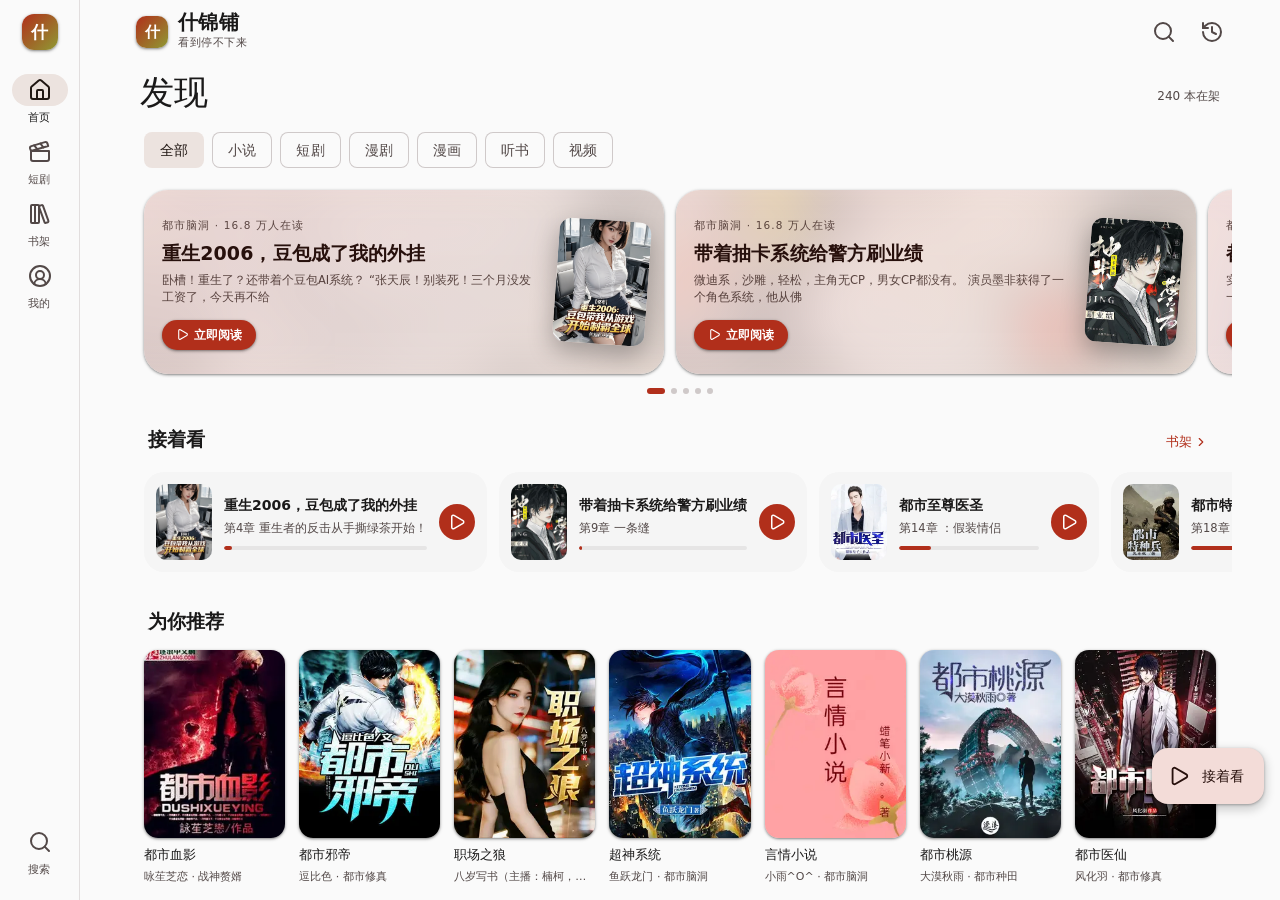
<file: web/index.html>
<!DOCTYPE html>
<html lang="zh-CN" data-motion="full" data-shape="standard">
<head>
  <meta charset="utf-8">
  <meta name="viewport" content="width=device-width, initial-scale=1, viewport-fit=cover, maximum-scale=1">
  <meta name="theme-color" content="#E8452C">
  <title>什锦铺 · Material 3</title>
  <link rel="icon" href="data:image/svg+xml,<svg xmlns='http://www.w3.org/2000/svg' viewBox='0 0 100 100'><rect width='100' height='100' rx='26' fill='%23E8452C'/><text x='50' y='68' font-size='58' text-anchor='middle' fill='white' font-family='sans-serif'>什</text></svg>">
  <link rel="stylesheet" href="css/tokens.css">
  <link rel="stylesheet" href="css/base.css">
  <link rel="stylesheet" href="css/components.css">
  <link rel="stylesheet" href="css/views.css">
</head>
<body>
  <div id="app">
    <div id="view-root"></div>
    <div id="overlay-root"></div>
    <div id="splash">
      <div class="splash-mark">什</div>
      <div class="splash-name">什锦铺</div>
      <div class="splash-sub">Material Design 3</div>
    </div>
  </div>
  <script>
    // Surface module errors instead of failing silently.
    function showErr(msg) {
      const d = document.createElement("pre");
      d.style.cssText = "position:fixed;left:0;right:0;bottom:0;z-index:9999;max-height:60%;overflow:auto;background:#7f1d1d;color:#fff;font:12px/1.5 monospace;padding:12px;margin:0;white-space:pre-wrap";
      d.textContent = msg;
      document.body.appendChild(d);
    }
    window.addEventListener("error", (e) => showErr("ERROR: " + e.message + "\n" + (e.filename || "") + ":" + (e.lineno || "") + "\n" + ((e.error && e.error.stack) || "")));
    window.addEventListener("unhandledrejection", (e) => showErr("REJECTION: " + ((e.reason && (e.reason.stack || e.reason.message)) || e.reason)));
  </script>
  <script type="module" src="js/app.js"></script>

</body>
</html>
</file>
<file: web/css/tokens.css>
/* ==========================================================================
   Material Design 3 — Design tokens
   Color roles are injected at runtime by js/theme.js (dynamic color).
   ========================================================================== */

:root {
  color-scheme: light;

  /* ---- Typography (MD3 typescale, 1rem = 16px) ---- */
  --md-sys-typescale-display-large: 57px;
  --md-sys-typescale-display-medium: 45px;
  --md-sys-typescale-display-small: 36px;
  --md-sys-typescale-headline-large: 32px;
  --md-sys-typescale-headline-medium: 28px;
  --md-sys-typescale-headline-small: 24px;
  --md-sys-typescale-title-large: 22px;
  --md-sys-typescale-title-medium: 16px;
  --md-sys-typescale-title-small: 14px;
  --md-sys-typescale-body-large: 16px;
  --md-sys-typescale-body-medium: 14px;
  --md-sys-typescale-body-small: 12px;
  --md-sys-typescale-label-large: 14px;
  --md-sys-typescale-label-medium: 12px;
  --md-sys-typescale-label-small: 11px;

  --md-sys-typescale-display-large-lh: 64px;
  --md-sys-typescale-display-medium-lh: 52px;
  --md-sys-typescale-display-small-lh: 44px;
  --md-sys-typescale-headline-large-lh: 40px;
  --md-sys-typescale-headline-medium-lh: 36px;
  --md-sys-typescale-headline-small-lh: 32px;
  --md-sys-typescale-title-large-lh: 28px;
  --md-sys-typescale-title-medium-lh: 24px;
  --md-sys-typescale-title-small-lh: 20px;
  --md-sys-typescale-body-large-lh: 24px;
  --md-sys-typescale-body-medium-lh: 20px;
  --md-sys-typescale-body-small-lh: 16px;
  --md-sys-typescale-label-large-lh: 20px;
  --md-sys-typescale-label-medium-lh: 16px;
  --md-sys-typescale-label-small-lh: 16px;

  --md-sys-typescale-weight-regular: 400;
  --md-sys-typescale-weight-medium: 500;
  --md-sys-typescale-weight-bold: 700;

  --md-sys-font-family: "Roboto Flex", "Roboto", "Noto Sans SC", "PingFang SC",
    "Microsoft YaHei", system-ui, -apple-system, sans-serif;
  --md-sys-font-family-brand: "Roboto", "Noto Serif SC", serif;

  /* ---- Shape ---- */
  --md-sys-shape-corner-none: 0px;
  --md-sys-shape-corner-extra-small: 4px;
  --md-sys-shape-corner-small: 8px;
  --md-sys-shape-corner-medium: 12px;
  --md-sys-shape-corner-large: 16px;
  --md-sys-shape-corner-large-increased: 20px;
  --md-sys-shape-corner-extra-large: 28px;
  --md-sys-shape-corner-extra-large-increased: 32px;
  --md-sys-shape-corner-full: 9999px;

  /* ---- Elevation (MD3 shadow levels) ---- */
  --md-sys-elevation-0: none;
  --md-sys-elevation-1: 0 1px 2px 0 rgba(0, 0, 0, 0.3), 0 1px 3px 1px rgba(0, 0, 0, 0.15);
  --md-sys-elevation-2: 0 1px 2px 0 rgba(0, 0, 0, 0.3), 0 2px 6px 2px rgba(0, 0, 0, 0.15);
  --md-sys-elevation-3: 0 4px 8px 3px rgba(0, 0, 0, 0.15), 0 1px 3px 0 rgba(0, 0, 0, 0.3);
  --md-sys-elevation-4: 0 6px 10px 4px rgba(0, 0, 0, 0.15), 0 2px 3px 0 rgba(0, 0, 0, 0.3);
  --md-sys-elevation-5: 0 8px 12px 6px rgba(0, 0, 0, 0.15), 0 4px 4px 0 rgba(0, 0, 0, 0.3);

  /* ---- State layers ---- */
  --md-sys-state-hover-opacity: 0.08;
  --md-sys-state-focus-opacity: 0.1;
  --md-sys-state-pressed-opacity: 0.1;
  --md-sys-state-dragged-opacity: 0.16;

  /* ---- Motion (MD3 easing & duration tokens) ---- */
  --md-sys-motion-easing-linear: cubic-bezier(0, 0, 1, 1);
  --md-sys-motion-easing-standard: cubic-bezier(0.2, 0, 0, 1);
  --md-sys-motion-easing-standard-accelerate: cubic-bezier(0.3, 0, 1, 1);
  --md-sys-motion-easing-standard-decelerate: cubic-bezier(0, 0, 0, 1);
  --md-sys-motion-easing-emphasized: cubic-bezier(0.2, 0, 0, 1);
  --md-sys-motion-easing-emphasized-accelerate: cubic-bezier(0.3, 0, 0.8, 0.15);
  --md-sys-motion-easing-emphasized-decelerate: cubic-bezier(0.05, 0.7, 0.1, 1);

  --md-sys-motion-duration-short1: 50ms;
  --md-sys-motion-duration-short2: 100ms;
  --md-sys-motion-duration-short3: 150ms;
  --md-sys-motion-duration-short4: 200ms;
  --md-sys-motion-duration-medium1: 250ms;
  --md-sys-motion-duration-medium2: 300ms;
  --md-sys-motion-duration-medium3: 350ms;
  --md-sys-motion-duration-medium4: 400ms;
  --md-sys-motion-duration-long1: 450ms;
  --md-sys-motion-duration-long2: 500ms;
  --md-sys-motion-duration-long3: 550ms;
  --md-sys-motion-duration-long4: 600ms;
  --md-sys-motion-duration-extra-long1: 700ms;

  /* Global motion intensity: 1 = full, 0 = off (accessibility / e-ink) */
  --md-motion-scale: 1;
  --md-motion-factor: 1;

  /* Layout */
  --app-max-width: 1180px;
  --app-gutter: 16px;
  --nav-bar-height: 80px;
  --top-app-bar-small: 64px;
  --top-app-bar-medium: 112px;
  --top-app-bar-large: 152px;
  --safe-bottom: env(safe-area-inset-bottom, 0px);
}

/* Reduce motion: keep the UI usable on e-ink / weak devices */
:root[data-motion="off"] { --md-motion-scale: 0; --md-motion-factor: 0.001; }
:root[data-motion="reduced"] { --md-motion-scale: 0.55; --md-motion-factor: 0.55; }

@media (prefers-reduced-motion: reduce) {
  :root:not([data-motion="full"]) { --md-motion-scale: 0.55; --md-motion-factor: 0.55; }
}
</file>
<file: web/css/base.css>
/* ==========================================================================
   Base — reset, app shell, scrollbars, utilities
   ========================================================================== */

*,
*::before,
*::after {
  box-sizing: border-box;
  -webkit-tap-highlight-color: transparent;
}

html,
body {
  margin: 0;
  padding: 0;
  height: 100%;
}

html {
  font-size: 16px;
  -webkit-text-size-adjust: 100%;
}

body {
  font-family: var(--md-sys-font-family);
  font-size: var(--md-sys-typescale-body-medium);
  line-height: var(--md-sys-typescale-body-medium-lh);
  color: var(--md-sys-color-on-surface);
  background: var(--md-sys-color-surface);
  overflow: hidden;
  overscroll-behavior: none;
  transition: background-color var(--md-sys-motion-duration-medium2) var(--md-sys-motion-easing-standard),
    color var(--md-sys-motion-duration-medium2) var(--md-sys-motion-easing-standard);
}

button,
input,
textarea,
select {
  font: inherit;
  color: inherit;
}

button {
  border: 0;
  background: none;
  cursor: pointer;
  padding: 0;
}

a {
  color: var(--md-sys-color-primary);
  text-decoration: none;
}

img {
  display: block;
  max-width: 100%;
}

::selection {
  background: var(--md-sys-color-primary-container);
  color: var(--md-sys-color-on-primary-container);
}

/* Scrollbars: thin, MD3-ish */
* {
  scrollbar-width: thin;
  scrollbar-color: var(--md-sys-color-outline-variant) transparent;
}
*::-webkit-scrollbar {
  width: 8px;
  height: 8px;
}
*::-webkit-scrollbar-thumb {
  background: var(--md-sys-color-outline-variant);
  border-radius: 8px;
}
*::-webkit-scrollbar-track {
  background: transparent;
}

/* ---------- App shell ---------- */

#app {
  position: relative;
  height: 100%;
  width: 100%;
  overflow: hidden;
  isolation: isolate;
  background: var(--md-sys-color-surface);
}

.scroll-y {
  overflow-y: auto;
  overflow-x: hidden;
  -webkit-overflow-scrolling: touch;
  overscroll-behavior-y: contain;
}

.hidden {
  display: none !important;
}

.sr-only {
  position: absolute;
  width: 1px;
  height: 1px;
  padding: 0;
  margin: -1px;
  overflow: hidden;
  clip: rect(0, 0, 0, 0);
  white-space: nowrap;
  border: 0;
}

/* ---------- Ripple / state layer ---------- */

.state-layer {
  position: absolute;
  inset: 0;
  border-radius: inherit;
  pointer-events: none;
  opacity: 0;
  background: currentColor;
  transition: opacity var(--md-sys-motion-duration-short2) linear;
  z-index: 0;
}

.rippler {
  position: absolute;
  inset: 0;
  overflow: hidden;
  border-radius: inherit;
  pointer-events: none;
}

.ripple {
  position: absolute;
  border-radius: 50%;
  background: currentColor;
  opacity: 0.16;
  transform: scale(0);
  animation: ripple-in var(--md-sys-motion-duration-long2) var(--md-sys-motion-easing-standard-decelerate) forwards;
  pointer-events: none;
}

.ripple.fade {
  animation: ripple-out var(--md-sys-motion-duration-medium2) var(--md-sys-motion-easing-standard) forwards;
}

@keyframes ripple-in {
  to {
    transform: scale(1);
  }
}
@keyframes ripple-out {
  to {
    opacity: 0;
  }
}

/* ---------- Layout helpers ---------- */

.container {
  width: 100%;
  max-width: var(--app-max-width);
  margin-inline: auto;
  padding-inline: var(--app-gutter);
}

.row {
  display: flex;
  align-items: center;
  gap: 12px;
}

.spread {
  display: flex;
  align-items: center;
  justify-content: space-between;
  gap: 12px;
}

.stack {
  display: flex;
  flex-direction: column;
}

.grow {
  flex: 1 1 auto;
  min-width: 0;
}

.ellipsis {
  overflow: hidden;
  text-overflow: ellipsis;
  white-space: nowrap;
}

.clamp-2 {
  display: -webkit-box;
  -webkit-line-clamp: 2;
  -webkit-box-orient: vertical;
  overflow: hidden;
}

.clamp-3 {
  display: -webkit-box;
  -webkit-line-clamp: 3;
  -webkit-box-orient: vertical;
  overflow: hidden;
}

/* ---------- Typescale utilities ---------- */

.t-display-l { font-size: var(--md-sys-typescale-display-large); line-height: var(--md-sys-typescale-display-large-lh); font-weight: 400; letter-spacing: -0.25px; }
.t-display-m { font-size: var(--md-sys-typescale-display-medium); line-height: var(--md-sys-typescale-display-medium-lh); font-weight: 400; }
.t-display-s { font-size: var(--md-sys-typescale-display-small); line-height: var(--md-sys-typescale-display-small-lh); font-weight: 400; }
.t-headline-l { font-size: var(--md-sys-typescale-headline-large); line-height: var(--md-sys-typescale-headline-large-lh); font-weight: 400; }
.t-headline-m { font-size: var(--md-sys-typescale-headline-medium); line-height: var(--md-sys-typescale-headline-medium-lh); font-weight: 400; }
.t-headline-s { font-size: var(--md-sys-typescale-headline-small); line-height: var(--md-sys-typescale-headline-small-lh); font-weight: 400; }
.t-title-l { font-size: var(--md-sys-typescale-title-large); line-height: var(--md-sys-typescale-title-large-lh); font-weight: 400; }
.t-title-m { font-size: var(--md-sys-typescale-title-medium); line-height: var(--md-sys-typescale-title-medium-lh); font-weight: 500; letter-spacing: 0.15px; }
.t-title-s { font-size: var(--md-sys-typescale-title-small); line-height: var(--md-sys-typescale-title-small-lh); font-weight: 500; letter-spacing: 0.1px; }
.t-body-l { font-size: var(--md-sys-typescale-body-large); line-height: var(--md-sys-typescale-body-large-lh); font-weight: 400; letter-spacing: 0.5px; }
.t-body-m { font-size: var(--md-sys-typescale-body-medium); line-height: var(--md-sys-typescale-body-medium-lh); font-weight: 400; letter-spacing: 0.25px; }
.t-body-s { font-size: var(--md-sys-typescale-body-small); line-height: var(--md-sys-typescale-body-small-lh); font-weight: 400; letter-spacing: 0.4px; }
.t-label-l { font-size: var(--md-sys-typescale-label-large); line-height: var(--md-sys-typescale-label-large-lh); font-weight: 500; letter-spacing: 0.1px; }
.t-label-m { font-size: var(--md-sys-typescale-label-medium); line-height: var(--md-sys-typescale-label-medium-lh); font-weight: 500; letter-spacing: 0.5px; }
.t-label-s { font-size: var(--md-sys-typescale-label-small); line-height: var(--md-sys-typescale-label-small-lh); font-weight: 500; letter-spacing: 0.5px; }

.on-surface { color: var(--md-sys-color-on-surface); }
.on-surface-variant { color: var(--md-sys-color-on-surface-variant); }
.primary { color: var(--md-sys-color-primary); }
.error { color: var(--md-sys-color-error); }
</file>
<file: web/css/components.css>
/* ==========================================================================
   Material Design 3 — Components
   ========================================================================== */

/* ============================== Buttons ================================= */

.md-btn {
  --_bg: var(--md-sys-color-primary);
  --_fg: var(--md-sys-color-on-primary);
  position: relative;
  display: inline-flex;
  align-items: center;
  justify-content: center;
  gap: 8px;
  height: 40px;
  padding: 0 24px;
  border-radius: var(--md-sys-shape-corner-full);
  font-size: var(--md-sys-typescale-label-large);
  line-height: var(--md-sys-typescale-label-large-lh);
  font-weight: 500;
  letter-spacing: 0.1px;
  color: var(--_fg);
  background: var(--_bg);
  overflow: hidden;
  isolation: isolate;
  white-space: nowrap;
  user-select: none;
  transition: box-shadow var(--md-sys-motion-duration-short4) var(--md-sys-motion-easing-standard),
    border-radius var(--md-sys-motion-duration-medium2) var(--md-sys-motion-easing-emphasized),
    background-color var(--md-sys-motion-duration-short4) var(--md-sys-motion-easing-standard);
}

.md-btn.with-icon {
  padding: 0 20px 0 16px;
}

.md-btn .state-layer {
  background: var(--_fg);
}
.md-btn:hover .state-layer {
  opacity: var(--md-sys-state-hover-opacity);
}
.md-btn:focus-visible .state-layer {
  opacity: var(--md-sys-state-focus-opacity);
}
.md-btn:active .state-layer {
  opacity: var(--md-sys-state-pressed-opacity);
}
.md-btn:focus-visible {
  outline: 2px solid var(--md-sys-color-secondary);
  outline-offset: 2px;
}

.md-btn.filled { --_bg: var(--md-sys-color-primary); --_fg: var(--md-sys-color-on-primary); }
.md-btn.tonal { --_bg: var(--md-sys-color-secondary-container); --_fg: var(--md-sys-color-on-secondary-container); }
.md-btn.elevated {
  --_bg: var(--md-sys-color-surface-container-low);
  --_fg: var(--md-sys-color-primary);
  box-shadow: var(--md-sys-elevation-1);
}
.md-btn.elevated:hover { box-shadow: var(--md-sys-elevation-2); }
.md-btn.outlined {
  --_bg: transparent;
  --_fg: var(--md-sys-color-primary);
  box-shadow: inset 0 0 0 1px var(--md-sys-color-outline);
}
.md-btn.text {
  --_bg: transparent;
  --_fg: var(--md-sys-color-primary);
  padding: 0 12px;
}
.md-btn[disabled] {
  --_bg: color-mix(in srgb, var(--md-sys-color-on-surface) 12%, transparent);
  --_fg: color-mix(in srgb, var(--md-sys-color-on-surface) 38%, transparent);
  box-shadow: none;
  pointer-events: none;
}
.md-btn.text[disabled],
.md-btn.outlined[disabled] {
  --_bg: transparent;
}

.md-btn .lucide { flex: 0 0 auto; }

.md-btn.block { width: 100%; }

.md-btn.tall { height: 48px; }

/* --------------------------- Icon buttons ------------------------------- */

.md-icon-btn {
  position: relative;
  display: inline-flex;
  align-items: center;
  justify-content: center;
  width: 40px;
  height: 40px;
  border-radius: var(--md-sys-shape-corner-full);
  color: var(--md-sys-color-on-surface-variant);
  overflow: hidden;
  isolation: isolate;
  flex: 0 0 auto;
  transition: border-radius var(--md-sys-motion-duration-medium2) var(--md-sys-motion-easing-emphasized),
    background-color var(--md-sys-motion-duration-short4) var(--md-sys-motion-easing-standard),
    color var(--md-sys-motion-duration-short4) var(--md-sys-motion-easing-standard);
}
.md-icon-btn .state-layer { background: var(--md-sys-color-on-surface-variant); }
.md-icon-btn:hover .state-layer { opacity: var(--md-sys-state-hover-opacity); }
.md-icon-btn:active .state-layer { opacity: var(--md-sys-state-pressed-opacity); }
.md-icon-btn:focus-visible { outline: 2px solid var(--md-sys-color-secondary); outline-offset: 2px; }

.md-icon-btn.filled {
  background: var(--md-sys-color-primary);
  color: var(--md-sys-color-on-primary);
}
.md-icon-btn.filled .state-layer { background: var(--md-sys-color-on-primary); }
.md-icon-btn.tonal {
  background: var(--md-sys-color-secondary-container);
  color: var(--md-sys-color-on-secondary-container);
}
.md-icon-btn.tonal .state-layer { background: var(--md-sys-color-on-secondary-container); }
.md-icon-btn.outlined { box-shadow: inset 0 0 0 1px var(--md-sys-color-outline); }
.md-icon-btn.selected { color: var(--md-sys-color-primary); }
.md-icon-btn.sm { width: 32px; height: 32px; }
.md-icon-btn.lg { width: 48px; height: 48px; }

/* ================================ FAB =================================== */

.md-fab {
  position: relative;
  display: inline-flex;
  align-items: center;
  justify-content: center;
  gap: 12px;
  height: 56px;
  min-width: 56px;
  padding: 0;
  border-radius: var(--md-sys-shape-corner-large);
  background: var(--md-sys-color-primary-container);
  color: var(--md-sys-color-on-primary-container);
  box-shadow: var(--md-sys-elevation-3);
  overflow: hidden;
  isolation: isolate;
  transition: box-shadow var(--md-sys-motion-duration-short4) var(--md-sys-motion-easing-standard),
    border-radius var(--md-sys-motion-duration-medium2) var(--md-sys-motion-easing-emphasized),
    transform var(--md-sys-motion-duration-medium2) var(--md-sys-motion-easing-emphasized);
}
.md-fab .state-layer { background: var(--md-sys-color-on-primary-container); }
.md-fab:hover .state-layer { opacity: var(--md-sys-state-hover-opacity); }
.md-fab:active .state-layer { opacity: var(--md-sys-state-pressed-opacity); }
.md-fab:hover { box-shadow: var(--md-sys-elevation-4); }
.md-fab.extended {
  padding: 0 20px 0 16px;
  border-radius: var(--md-sys-shape-corner-large);
  font-size: var(--md-sys-typescale-label-large);
  font-weight: 500;
  letter-spacing: 0.1px;
}

/* ================================ Card ================================== */

.md-card {
  position: relative;
  border-radius: var(--md-sys-shape-corner-medium);
  background: var(--md-sys-color-surface-container-low);
  overflow: hidden;
  isolation: isolate;
  transition: box-shadow var(--md-sys-motion-duration-short4) var(--md-sys-motion-easing-standard),
    background-color var(--md-sys-motion-duration-short4) var(--md-sys-motion-easing-standard),
    transform var(--md-sys-motion-duration-medium2) var(--md-sys-motion-easing-emphasized);
}
.md-card.elevated { box-shadow: var(--md-sys-elevation-1); background: var(--md-sys-color-surface-container-low); }
.md-card.elevated:hover { box-shadow: var(--md-sys-elevation-2); }
.md-card.filled { background: var(--md-sys-color-surface-container-highest); }
.md-card.outlined { background: var(--md-sys-color-surface); box-shadow: inset 0 0 0 1px var(--md-sys-color-outline-variant); }
.md-card.clickable { cursor: pointer; }
.md-card.clickable:hover { background: var(--md-sys-color-surface-container); }
.md-card .state-layer { background: var(--md-sys-color-on-surface); }
.md-card.clickable:active .state-layer { opacity: var(--md-sys-state-pressed-opacity); }
.md-card.clickable:hover .state-layer { opacity: 0.04; }

/* ================================ Chips ================================= */

.md-chip {
  position: relative;
  display: inline-flex;
  align-items: center;
  gap: 8px;
  height: 32px;
  padding: 0 12px;
  border-radius: var(--md-sys-shape-corner-small);
  font-size: var(--md-sys-typescale-label-large);
  line-height: 20px;
  font-weight: 500;
  letter-spacing: 0.1px;
  color: var(--md-sys-color-on-surface-variant);
  box-shadow: inset 0 0 0 1px var(--md-sys-color-outline-variant);
  background: transparent;
  overflow: hidden;
  isolation: isolate;
  white-space: nowrap;
  user-select: none;
  cursor: pointer;
  transition: background-color var(--md-sys-motion-duration-short4) var(--md-sys-motion-easing-standard),
    box-shadow var(--md-sys-motion-duration-short4) var(--md-sys-motion-easing-standard),
    color var(--md-sys-motion-duration-short4) var(--md-sys-motion-easing-standard),
    border-radius var(--md-sys-motion-duration-medium2) var(--md-sys-motion-easing-emphasized);
}
.md-chip .state-layer { background: var(--md-sys-color-on-surface-variant); }
.md-chip:hover .state-layer { opacity: var(--md-sys-state-hover-opacity); }
.md-chip:active .state-layer { opacity: var(--md-sys-state-pressed-opacity); }
.md-chip.selected {
  background: var(--md-sys-color-secondary-container);
  color: var(--md-sys-color-on-secondary-container);
  box-shadow: none;
}
.md-chip.selected .state-layer { background: var(--md-sys-color-on-secondary-container); }
.md-chip .lucide { margin-left: -2px; }
.md-chip.sm { height: 28px; font-size: var(--md-sys-typescale-label-medium); padding: 0 10px; }

/* ============================ Segmented button ========================== */

.md-segmented {
  display: inline-flex;
  height: 40px;
  border-radius: var(--md-sys-shape-corner-full);
  box-shadow: inset 0 0 0 1px var(--md-sys-color-outline);
  overflow: hidden;
  background: transparent;
}
.md-segmented button {
  position: relative;
  display: inline-flex;
  align-items: center;
  justify-content: center;
  gap: 8px;
  padding: 0 16px;
  font-size: var(--md-sys-typescale-label-large);
  font-weight: 500;
  color: var(--md-sys-color-on-surface);
  background: transparent;
  overflow: hidden;
  isolation: isolate;
  transition: background-color var(--md-sys-motion-duration-short4) var(--md-sys-motion-easing-standard),
    color var(--md-sys-motion-duration-short4) var(--md-sys-motion-easing-standard);
}
.md-segmented button + button {
  box-shadow: inset 1px 0 0 var(--md-sys-color-outline);
}
.md-segmented button .state-layer { background: var(--md-sys-color-on-surface); }
.md-segmented button:hover .state-layer { opacity: var(--md-sys-state-hover-opacity); }
.md-segmented button.selected {
  background: var(--md-sys-color-secondary-container);
  color: var(--md-sys-color-on-secondary-container);
}
.md-segmented button.selected .state-layer { background: var(--md-sys-color-on-secondary-container); }
.md-segmented button .check {
  width: 18px;
  height: 18px;
  display: inline-flex;
  transition: width var(--md-sys-motion-duration-medium2) var(--md-sys-motion-easing-emphasized),
    opacity var(--md-sys-motion-duration-short4) linear, margin var(--md-sys-motion-duration-medium2) var(--md-sys-motion-easing-emphasized);
  overflow: hidden;
}
.md-segmented button:not(.selected) .check {
  width: 0;
  opacity: 0;
}

/* ================================ Switch ================================ */

.md-switch {
  position: relative;
  width: 52px;
  height: 32px;
  border-radius: var(--md-sys-shape-corner-full);
  background: var(--md-sys-color-surface-container-highest);
  box-shadow: inset 0 0 0 2px var(--md-sys-color-outline);
  flex: 0 0 auto;
  cursor: pointer;
  transition: background-color var(--md-sys-motion-duration-medium2) var(--md-sys-motion-easing-emphasized),
    box-shadow var(--md-sys-motion-duration-medium2) var(--md-sys-motion-easing-emphasized);
}
.md-switch .thumb {
  position: absolute;
  top: 50%;
  left: 6px;
  width: 16px;
  height: 16px;
  border-radius: 50%;
  background: var(--md-sys-color-outline);
  color: var(--md-sys-color-on-primary-container);
  transform: translateY(-50%);
  display: grid;
  place-items: center;
  transition: left var(--md-sys-motion-duration-medium2) var(--md-sys-motion-easing-emphasized),
    width var(--md-sys-motion-duration-medium2) var(--md-sys-motion-easing-emphasized),
    height var(--md-sys-motion-duration-medium2) var(--md-sys-motion-easing-emphasized),
    background-color var(--md-sys-motion-duration-medium2) var(--md-sys-motion-easing-emphasized);
}
.md-switch .thumb .lucide {
  opacity: 0;
  transform: scale(0.4);
  transition: opacity var(--md-sys-motion-duration-short3) var(--md-sys-motion-easing-standard),
    transform var(--md-sys-motion-duration-medium2) var(--md-sys-motion-easing-emphasized);
}
.md-switch[aria-checked="true"] {
  background: var(--md-sys-color-primary);
  box-shadow: inset 0 0 0 2px var(--md-sys-color-primary);
}
.md-switch[aria-checked="true"] .thumb {
  left: 26px;
  width: 24px;
  height: 24px;
  background: var(--md-sys-color-on-primary);
}
.md-switch[aria-checked="true"] .thumb .lucide { opacity: 1; transform: scale(1); }
.md-switch:active .thumb { width: 28px; height: 28px; }
.md-switch[aria-checked="true"]:active .thumb { left: 22px; }
.md-switch:focus-visible { outline: 2px solid var(--md-sys-color-secondary); outline-offset: 2px; }

/* ================================ Slider ================================ */

.md-slider {
  position: relative;
  display: flex;
  align-items: center;
  width: 100%;
  height: 48px;
  cursor: pointer;
  touch-action: none;
}
.md-slider .track {
  position: relative;
  width: 100%;
  height: 4px;
  border-radius: 2px;
  background: var(--md-sys-color-surface-container-highest);
  overflow: visible;
}
.md-slider .active {
  position: absolute;
  left: 0;
  top: 0;
  bottom: 0;
  border-radius: 2px;
  background: var(--md-sys-color-primary);
  width: 50%;
}
.md-slider .handle {
  position: absolute;
  top: 50%;
  width: 4px;
  height: 44px;
  margin-left: -2px;
  border-radius: 2px;
  background: var(--md-sys-color-primary);
  transform: translateY(-50%);
  transition: width 140ms var(--md-sys-motion-easing-standard),
    height 140ms var(--md-sys-motion-easing-standard),
    margin-left 140ms var(--md-sys-motion-easing-standard);
  pointer-events: none;
}
.md-slider:hover .handle,
.md-slider.dragging .handle { width: 6px; margin-left: -3px; }
.md-slider .value {
  position: absolute;
  top: -6px;
  transform: translate(-50%, -100%) scale(0.86);
  padding: 5px 9px;
  border-radius: 999px;
  background: var(--md-sys-color-inverse-surface);
  color: var(--md-sys-color-inverse-on-surface);
  font-size: 11px;
  line-height: 14px;
  white-space: nowrap;
  opacity: 0;
  pointer-events: none;
  transition: opacity 140ms linear, transform 200ms var(--md-sys-motion-easing-emphasized);
  z-index: 3;
}
.md-slider.dragging .value,
.md-slider.show-value .value { opacity: 1; transform: translate(-50%, -100%) scale(1); }

/* ============================== List item =============================== */

.md-list-item {
  position: relative;
  display: flex;
  align-items: center;
  gap: 16px;
  min-height: 56px;
  padding: 8px 16px;
  border-radius: var(--md-sys-shape-corner-none);
  color: var(--md-sys-color-on-surface);
  overflow: hidden;
  isolation: isolate;
  cursor: pointer;
  transition: background-color var(--md-sys-motion-duration-short4) var(--md-sys-easing, var(--md-sys-motion-easing-standard));
}
.md-list-item .state-layer { background: var(--md-sys-color-on-surface); }
.md-list-item:hover .state-layer { opacity: 0.04; }
.md-list-item:active .state-layer { opacity: var(--md-sys-state-pressed-opacity); }
.md-list-item.two-line { min-height: 72px; }
.md-list-item.three-line { min-height: 88px; }
.md-list-item .lead {
  width: 24px;
  height: 24px;
  display: grid;
  place-items: center;
  color: var(--md-sys-color-on-surface-variant);
  flex: 0 0 auto;
}
.md-list-item .body { flex: 1 1 auto; min-width: 0; }
.md-list-item .label { display: block; font-size: var(--md-sys-typescale-body-large); line-height: 24px; letter-spacing: 0.5px; }
.md-list-item .support { display: block; font-size: var(--md-sys-typescale-body-medium); line-height: 20px; color: var(--md-sys-color-on-surface-variant); letter-spacing: 0.25px; }
.md-list-item .trail { color: var(--md-sys-color-on-surface-variant); flex: 0 0 auto; display: flex; align-items: center; gap: 8px; }

/* ============================= Navigation bar =========================== */

.md-nav-bar {
  position: relative;
  display: flex;
  align-items: stretch;
  justify-content: space-around;
  height: var(--nav-bar-height);
  padding-bottom: var(--safe-bottom);
  background: var(--md-sys-color-surface-container);
  border-top: 1px solid color-mix(in srgb, var(--md-sys-color-outline-variant) 55%, transparent);
  z-index: 20;
}

.md-nav-bar .dest {
  position: relative;
  flex: 1 1 0;
  display: flex;
  flex-direction: column;
  align-items: center;
  justify-content: center;
  gap: 4px;
  padding: 12px 0 16px;
  color: var(--md-sys-color-on-surface-variant);
  cursor: pointer;
  isolation: isolate;
}
.md-nav-bar .indicator {
  position: relative;
  width: 64px;
  height: 32px;
  border-radius: var(--md-sys-shape-corner-full);
  display: grid;
  place-items: center;
  transition: background-color var(--md-sys-motion-duration-medium2) var(--md-sys-motion-easing-emphasized);
}
.md-nav-bar .indicator::after {
  content: "";
  position: absolute;
  inset: 0;
  border-radius: inherit;
  background: var(--md-sys-color-on-surface-variant);
  opacity: 0;
  transition: opacity var(--md-sys-motion-duration-short2) linear;
}
.md-nav-bar .dest:active .indicator::after { opacity: 0.1; }
.md-nav-bar .dest .lucide {
  position: relative;
  z-index: 1;
  transition: transform var(--md-sys-motion-duration-medium2) var(--md-sys-motion-easing-emphasized);
}
.md-nav-bar .dest .label {
  font-size: var(--md-sys-typescale-label-medium);
  font-weight: 500;
  letter-spacing: 0.5px;
  transition: color var(--md-sys-motion-duration-short4) linear;
}
.md-nav-bar .dest.active { color: var(--md-sys-color-on-secondary-container); }
.md-nav-bar .dest.active .indicator { background: var(--md-sys-color-secondary-container); }
.md-nav-bar .dest.active .lucide { transform: translateY(-1px) scale(1.02); }

/* ============================== App bars ================================ */

.md-app-bar {
  position: absolute;
  top: 0;
  left: 0;
  right: 0;
  z-index: 30;
  background: var(--md-sys-color-surface);
  color: var(--md-sys-color-on-surface);
  transition: background-color var(--md-sys-motion-duration-short4) linear,
    box-shadow var(--md-sys-motion-duration-short4) linear;
}
.md-app-bar.scrolled {
  background: var(--md-sys-color-surface-container);
}
.md-app-bar .bar-row {
  display: flex;
  align-items: center;
  gap: 4px;
  height: var(--top-app-bar-small);
  padding: 0 4px;
  position: relative;
  z-index: 2;
}
.md-app-bar .bar-title {
  font-size: var(--md-sys-typescale-title-large);
  line-height: 28px;
  font-weight: 400;
  transition: opacity var(--md-sys-motion-duration-short4) linear;
}
.md-app-bar .bar-title.hide { opacity: 0; }
.md-app-bar .large-title {
  padding: 0 16px 20px;
  font-size: var(--md-sys-typescale-headline-medium);
  line-height: 36px;
  font-weight: 400;
  transform-origin: left top;
  transition: opacity var(--md-sys-motion-duration-short4) linear, transform var(--md-sys-motion-duration-medium2) var(--md-sys-motion-easing-emphasized);
}
.md-app-bar.collapsed .large-title { opacity: 0; }

/* ============================= Search bar =============================== */

.md-search-bar {
  position: relative;
  display: flex;
  align-items: center;
  gap: 16px;
  height: 56px;
  padding: 0 8px 0 16px;
  border-radius: var(--md-sys-shape-corner-full);
  background: var(--md-sys-color-surface-container-high);
  color: var(--md-sys-color-on-surface-variant);
  box-shadow: var(--md-sys-elevation-1);
  cursor: text;
  overflow: hidden;
  isolation: isolate;
  transition: box-shadow var(--md-sys-motion-duration-short4) var(--md-sys-motion-easing-standard),
    background-color var(--md-sys-motion-duration-short4) var(--md-sys-motion-easing-standard),
    border-radius var(--md-sys-motion-duration-medium2) var(--md-sys-motion-easing-emphasized);
}
.md-search-bar:hover { box-shadow: var(--md-sys-elevation-2); background: var(--md-sys-color-surface-container-highest); }
.md-search-bar .placeholder { flex: 1 1 auto; font-size: var(--md-sys-typescale-body-large); letter-spacing: 0.5px; }
.md-search-bar input {
  flex: 1 1 auto;
  border: 0;
  outline: 0;
  background: transparent;
  font-size: var(--md-sys-typescale-body-large);
  color: var(--md-sys-color-on-surface);
  min-width: 0;
}
.md-search-bar input::placeholder { color: var(--md-sys-color-on-surface-variant); }

/* ============================= Bottom sheet ============================= */

.md-scrim {
  position: absolute;
  inset: 0;
  background: var(--md-sys-color-scrim);
  opacity: 0;
  z-index: 40;
  transition: opacity var(--md-sys-motion-duration-medium2) var(--md-sys-motion-easing-standard);
  pointer-events: none;
}
.md-scrim.show { opacity: 0.32; pointer-events: auto; }

.md-sheet {
  position: absolute;
  left: 0;
  right: 0;
  bottom: 0;
  z-index: 41;
  background: var(--md-sys-color-surface-container-low);
  border-radius: var(--md-sys-shape-corner-extra-large) var(--md-sys-shape-corner-extra-large) 0 0;
  box-shadow: var(--md-sys-elevation-2);
  transform: translateY(calc(100% + 24px));
  transition: transform var(--md-sys-motion-duration-medium4) var(--md-sys-motion-easing-emphasized-decelerate);
  max-height: 88%;
  display: flex;
  flex-direction: column;
  padding-bottom: var(--safe-bottom);
  will-change: transform;
}
.md-sheet.open { transform: translateY(0); }
.md-sheet.dragging { transition: none; }
.md-sheet > .handle {
  width: 32px;
  height: 4px;
  margin: 8px auto 0;
  border-radius: 2px;
  background: var(--md-sys-color-outline-variant);
  flex: 0 0 auto;
}
.md-sheet .sheet-head {
  padding: 16px 24px 8px;
  flex: 0 0 auto;
}
.md-sheet .sheet-body {
  overflow-y: auto;
  padding: 8px 24px 24px;
  -webkit-overflow-scrolling: touch;
}

/* ================================ Dialog ================================ */

.md-dialog {
  position: absolute;
  inset: 0;
  display: grid;
  place-items: center;
  z-index: 45;
  padding: 24px;
  pointer-events: none;
}
.md-dialog .surface {
  width: min(420px, 100%);
  background: var(--md-sys-color-surface-container-high);
  border-radius: var(--md-sys-shape-corner-extra-large);
  padding: 24px;
  box-shadow: var(--md-sys-elevation-3);
  opacity: 0;
  transform: scale(0.9);
  transition: opacity var(--md-sys-motion-duration-short4) linear,
    transform var(--md-sys-motion-duration-medium2) var(--md-sys-motion-easing-emphasized-decelerate);
  pointer-events: auto;
}
.md-dialog.show .surface { opacity: 1; transform: scale(1); }
.md-dialog .headline { font-size: var(--md-sys-typescale-headline-small); line-height: 32px; margin: 0 0 16px; }
.md-dialog .supporting { font-size: var(--md-sys-typescale-body-medium); line-height: 20px; color: var(--md-sys-color-on-surface-variant); margin-bottom: 24px; }
.md-dialog .actions { display: flex; justify-content: flex-end; gap: 8px; }

/* =============================== Snackbar =============================== */

.md-snackbar-host {
  position: absolute;
  left: 0;
  right: 0;
  bottom: calc(var(--nav-bar-height) + 16px);
  display: flex;
  flex-direction: column;
  align-items: center;
  gap: 8px;
  z-index: 60;
  pointer-events: none;
  padding: 0 16px;
}
.md-snackbar {
  display: flex;
  align-items: center;
  gap: 16px;
  min-height: 48px;
  max-width: 560px;
  width: fit-content;
  padding: 0 8px 0 16px;
  border-radius: var(--md-sys-shape-corner-extra-small);
  background: var(--md-sys-color-inverse-surface);
  color: var(--md-sys-color-inverse-on-surface);
  font-size: var(--md-sys-typescale-body-medium);
  box-shadow: var(--md-sys-elevation-3);
  pointer-events: auto;
  transform: translateY(16px) scale(0.96);
  opacity: 0;
  transition: opacity var(--md-sys-motion-duration-short4) linear,
    transform var(--md-sys-motion-duration-medium2) var(--md-sys-motion-easing-emphasized-decelerate);
}
.md-snackbar.show { opacity: 1; transform: translateY(0) scale(1); }
.md-snackbar .action {
  color: var(--md-sys-color-inverse-primary);
  font-size: var(--md-sys-typescale-label-large);
  font-weight: 500;
  padding: 8px 12px;
  border-radius: var(--md-sys-shape-corner-full);
  cursor: pointer;
}

/* ================================ Misc ================================== */

.md-divider {
  height: 1px;
  background: var(--md-sys-color-outline-variant);
  border: 0;
  margin: 8px 0;
}

.md-badge {
  display: inline-flex;
  align-items: center;
  justify-content: center;
  min-width: 16px;
  height: 16px;
  padding: 0 4px;
  border-radius: var(--md-sys-shape-corner-full);
  background: var(--md-sys-color-error);
  color: var(--md-sys-color-on-error);
  font-size: 11px;
  font-weight: 700;
  line-height: 16px;
}

.md-progress {
  position: relative;
  height: 4px;
  border-radius: 2px;
  background: var(--md-sys-color-surface-container-highest);
  overflow: hidden;
}
.md-progress > i {
  position: absolute;
  inset: 0 auto 0 0;
  background: var(--md-sys-color-primary);
  border-radius: inherit;
  transition: width var(--md-sys-motion-duration-medium2) var(--md-sys-motion-easing-standard);
}

.md-spinner {
  width: 24px;
  height: 24px;
  border-radius: 50%;
  border: 2.5px solid var(--md-sys-color-outline-variant);
  border-top-color: var(--md-sys-color-primary);
  animation: spin 800ms linear infinite;
}
@keyframes spin { to { transform: rotate(360deg); } }

.md-menu {
  position: absolute;
  z-index: 50;
  min-width: 180px;
  padding: 8px 0;
  border-radius: var(--md-sys-shape-corner-extra-small);
  background: var(--md-sys-color-surface-container);
  box-shadow: var(--md-sys-elevation-2);
  opacity: 0;
  transform: scale(0.92);
  transform-origin: top right;
  transition: opacity var(--md-sys-motion-duration-short3) linear,
    transform var(--md-sys-motion-duration-medium2) var(--md-sys-motion-easing-emphasized-decelerate);
  pointer-events: none;
}
.md-menu.show { opacity: 1; transform: scale(1); pointer-events: auto; }
.md-menu .md-list-item { min-height: 48px; border-radius: 0; }

/* Tooltip */
[data-tip] { position: relative; }
[data-tip]:hover::after {
  content: attr(data-tip);
  position: absolute;
  bottom: calc(100% + 6px);
  left: 50%;
  transform: translateX(-50%);
  background: var(--md-sys-color-inverse-surface);
  color: var(--md-sys-color-inverse-on-surface);
  font-size: 11px;
  padding: 4px 8px;
  border-radius: 4px;
  white-space: nowrap;
  pointer-events: none;
  z-index: 80;
}
</file>
<file: web/css/views.css>
/* ==========================================================================
   Views — page layouts
   ========================================================================== */

.page {
  position: absolute;
  inset: 0;
  display: flex;
  flex-direction: column;
  background: var(--md-sys-color-surface);
  overflow: hidden;
  will-change: transform, opacity;
  backface-visibility: hidden;
}

.page-scroll {
  flex: 1 1 auto;
  overflow-y: auto;
  overflow-x: hidden;
  -webkit-overflow-scrolling: touch;
  overscroll-behavior-y: contain;
  scroll-behavior: smooth;
}

/* =============================== Top app bar ============================ */

.app-bar {
  flex: 0 0 auto;
  position: relative;
  z-index: 12;
  background: var(--md-sys-color-surface);
  transition: background-color 200ms linear, box-shadow 200ms linear;
}
.app-bar.scrolled {
  background: var(--md-sys-color-surface-container);
  box-shadow: 0 1px 0 color-mix(in srgb, var(--md-sys-color-outline-variant) 60%, transparent);
}

.app-bar .bar-row {
  display: flex;
  align-items: center;
  gap: 8px;
  height: 64px;
  padding: 0 8px;
}

.app-bar .brand {
  display: flex;
  align-items: center;
  gap: 10px;
  padding-left: 8px;
  flex: 1 1 auto;
  min-width: 0;
}
.app-bar .brand-mark {
  width: 32px;
  height: 32px;
  border-radius: 10px;
  background: linear-gradient(135deg, var(--md-sys-color-primary), var(--md-sys-color-tertiary));
  display: grid;
  place-items: center;
  color: var(--md-sys-color-on-primary);
  font-weight: 700;
  font-size: 15px;
  box-shadow: var(--md-sys-elevation-1);
}
.app-bar .brand-title {
  font-size: 20px;
  font-weight: 600;
  letter-spacing: 0.4px;
}
.app-bar .brand-title small {
  display: block;
  font-size: 11px;
  font-weight: 400;
  letter-spacing: 0.6px;
  color: var(--md-sys-color-on-surface-variant);
  margin-top: 1px;
}

/* Collapsing large title (home) */
.app-bar .large-head {
  padding: 0 20px 12px;
  display: flex;
  align-items: flex-end;
  justify-content: space-between;
  overflow: hidden;
  height: 60px;
  transition: height 340ms var(--md-sys-motion-easing-emphasized),
    padding 340ms var(--md-sys-motion-easing-emphasized);
}
.app-bar .large-head h1 {
  margin: 0;
  font-size: 34px;
  line-height: 40px;
  font-weight: 500;
  letter-spacing: -0.2px;
  transition: opacity 200ms linear, transform 300ms var(--md-sys-motion-easing-emphasized);
  transform-origin: left bottom;
}
.app-bar.collapsed .large-head { height: 0; padding-bottom: 0; }
.app-bar.collapsed .large-head h1 {
  opacity: 0;
  transform: translateY(-8px) scale(0.92);
}
.app-bar .large-head .tiny {
  font-size: 12px;
  color: var(--md-sys-color-on-surface-variant);
  padding-bottom: 6px;
  transition: opacity 200ms linear;
}
.app-bar.collapsed .large-head .tiny { opacity: 0; }

/* Compact title that appears while collapsed */
.app-bar .compact-title {
  position: absolute;
  left: 68px;
  top: 20px;
  font-size: 20px;
  font-weight: 500;
  opacity: 0;
  transform: translateY(6px);
  transition: opacity 200ms linear, transform 300ms var(--md-sys-motion-easing-emphasized);
  pointer-events: none;
}
.app-bar.collapsed .compact-title { opacity: 1; transform: translateY(0); }

/* Detail app bar (transparent over hero, becomes solid on scroll) */
.app-bar.over-hero {
  background: transparent;
  box-shadow: none;
}
.app-bar.over-hero .bar-row .md-icon-btn {
  color: #fff;
  background: rgba(28, 20, 18, 0.22);
  backdrop-filter: blur(10px);
}
.app-bar.over-hero.scrolled {
  background: var(--md-sys-color-surface-container);
}
.app-bar.over-hero.scrolled .bar-row .md-icon-btn {
  color: var(--md-sys-color-on-surface);
  background: transparent;
  backdrop-filter: none;
}
.app-bar.over-hero .bar-title { opacity: 0; }
.app-bar.over-hero.scrolled .bar-title { opacity: 1; }
.app-bar .bar-title {
  font-size: 20px;
  font-weight: 500;
  flex: 1 1 auto;
  min-width: 0;
  transition: opacity 200ms linear;
}

/* ================================ Hero ================================== */

.home-hero {
  padding: 4px 0 8px;
  position: relative;
}

.carousel {
  display: flex;
  gap: 12px;
  padding: 8px 16px 4px;
  overflow-x: auto;
  scroll-snap-type: x mandatory;
  scrollbar-width: none;
  -ms-overflow-style: none;
}
.carousel::-webkit-scrollbar { display: none; }

.hero-card {
  position: relative;
  flex: 0 0 86%;
  max-width: 520px;
  height: 184px;
  border-radius: 24px;
  overflow: hidden;
  scroll-snap-align: center;
  isolation: isolate;
  background: linear-gradient(132deg,
    var(--md-sys-color-primary-container) 0%,
    color-mix(in srgb, var(--md-sys-color-secondary-container) 60%, var(--md-sys-color-primary-container)) 62%,
    color-mix(in srgb, var(--md-sys-color-tertiary-container) 34%, var(--md-sys-color-primary-container)) 100%);
  box-shadow: var(--md-sys-elevation-1);
  cursor: pointer;
  transition: transform 300ms var(--md-sys-motion-easing-emphasized), box-shadow 300ms linear;
}
.hero-card:active { transform: scale(0.985); }
.hero-card .wash {
  position: absolute;
  inset: -14%;
  background-size: cover;
  background-position: center;
  opacity: 0.17;
  filter: blur(28px) saturate(1.45);
  transition: transform 900ms var(--md-sys-motion-easing-emphasized);
}
.hero-card:hover .wash { transform: scale(1.07); }
.hero-card .content {
  position: absolute;
  inset: 0;
  padding: 18px 122px 18px 18px;
  display: flex;
  flex-direction: column;
  justify-content: center;
  gap: 6px;
  color: var(--md-sys-color-on-primary-container);
}
.hero-card .eyebrow {
  font-size: 10.5px;
  letter-spacing: 1.1px;
  text-transform: uppercase;
  opacity: 0.72;
  display: flex;
  align-items: center;
  gap: 5px;
}
.hero-card h3 {
  margin: 0;
  font-size: 19px;
  line-height: 25px;
  font-weight: 700;
  letter-spacing: 0.1px;
  display: -webkit-box;
  -webkit-line-clamp: 2;
  -webkit-box-orient: vertical;
  overflow: hidden;
}
.hero-card p {
  margin: 0;
  font-size: 11.5px;
  line-height: 17px;
  opacity: 0.74;
  display: -webkit-box;
  -webkit-line-clamp: 2;
  -webkit-box-orient: vertical;
  overflow: hidden;
}
.hero-card .cta {
  margin-top: 8px;
  display: inline-flex;
  align-items: center;
  gap: 5px;
  align-self: flex-start;
  height: 30px;
  padding: 0 14px;
  border-radius: 999px;
  background: var(--md-sys-color-primary);
  color: var(--md-sys-color-on-primary);
  font-size: 12px;
  font-weight: 600;
  box-shadow: var(--md-sys-elevation-1);
}
.hero-card .art {
  position: absolute;
  right: 16px;
  top: 50%;
  width: 92px;
  height: 124px;
  transform: translateY(-50%) rotate(4deg);
  border-radius: 12px;
  overflow: hidden;
  box-shadow: 0 10px 24px rgba(0, 0, 0, 0.28);
  transition: transform 420ms var(--md-sys-motion-easing-emphasized);
}
.hero-card:hover .art { transform: translateY(-50%) rotate(1deg) scale(1.03); }
.hero-card .art img { width: 100%; height: 100%; object-fit: cover; }

.dots {
  display: flex;
  justify-content: center;
  gap: 6px;
  padding: 10px 0 2px;
}
.dots i {
  width: 6px;
  height: 6px;
  border-radius: 50%;
  background: var(--md-sys-color-outline-variant);
  transition: width 300ms var(--md-sys-motion-easing-emphasized), background-color 300ms linear;
}
.dots i.on { width: 18px; border-radius: 3px; background: var(--md-sys-color-primary); }

/* =============================== Tabs =================================== */

.tab-strip {
  position: sticky;
  top: 0;
  z-index: 10;
  display: flex;
  gap: 8px;
  padding: 8px 16px 10px;
  overflow-x: auto;
  scrollbar-width: none;
  background: var(--md-sys-color-surface);
  transition: background-color 200ms linear, box-shadow 200ms linear;
}
.tab-strip::-webkit-scrollbar { display: none; }
.tab-strip.stuck {
  background: var(--md-sys-color-surface-container);
  box-shadow: 0 1px 0 color-mix(in srgb, var(--md-sys-color-outline-variant) 50%, transparent);
}
.tab-strip .md-chip {
  box-shadow: inset 0 0 0 1px var(--md-sys-color-outline-variant);
  color: var(--md-sys-color-on-surface-variant);
  height: 36px;
  padding: 0 16px;
}
.tab-strip .md-chip.selected {
  box-shadow: none;
  color: var(--md-sys-color-on-secondary-container);
}

/* ============================== Sections ================================ */

.section {
  padding: 10px 0 6px;
}
.section-head {
  display: flex;
  align-items: baseline;
  justify-content: space-between;
  padding: 12px 20px 10px;
  gap: 12px;
}
.section-head h2 {
  margin: 0;
  font-size: 19px;
  line-height: 26px;
  font-weight: 600;
  letter-spacing: 0.1px;
}
.section-head .more {
  font-size: 12.5px;
  color: var(--md-sys-color-primary);
  font-weight: 500;
  display: inline-flex;
  align-items: center;
  gap: 2px;
  cursor: pointer;
  padding: 6px 4px;
  border-radius: 8px;
}

.rail {
  display: flex;
  gap: 14px;
  padding: 4px 16px 10px;
  overflow-x: auto;
  scroll-snap-type: x proximity;
  scrollbar-width: none;
}
.rail::-webkit-scrollbar { display: none; }

.book-tile {
  flex: 0 0 auto;
  width: 108px;
  cursor: pointer;
  scroll-snap-align: start;
  transition: transform 260ms var(--md-sys-motion-easing-emphasized);
}
.book-tile:active { transform: scale(0.96); }
.book-tile .cover {
  width: 108px;
  height: 144px;
  border-radius: 14px;
  overflow: hidden;
  position: relative;
  background: var(--md-sys-color-surface-container-high);
  box-shadow: var(--md-sys-elevation-1);
  transition: box-shadow 260ms linear, border-radius 300ms var(--md-sys-motion-easing-emphasized);
}
.book-tile:hover .cover { box-shadow: var(--md-sys-elevation-3); }
.book-tile .cover img { width: 100%; height: 100%; object-fit: cover; }
.book-tile .cover .rank-badge {
  position: absolute;
  left: 0;
  top: 0;
  padding: 3px 8px;
  border-radius: 0 0 12px 0;
  background: rgba(0, 0, 0, 0.62);
  color: #fff;
  font-size: 11px;
  font-weight: 700;
  backdrop-filter: blur(6px);
}
.book-tile .t {
  margin-top: 8px;
  font-size: 13px;
  line-height: 18px;
  font-weight: 500;
  display: -webkit-box;
  -webkit-line-clamp: 2;
  -webkit-box-orient: vertical;
  overflow: hidden;
}
.book-tile .s {
  margin-top: 3px;
  font-size: 11px;
  color: var(--md-sys-color-on-surface-variant);
  overflow: hidden;
  text-overflow: ellipsis;
  white-space: nowrap;
}

/* Continue reading — wide cards */
.continue-rail { display: flex; gap: 12px; padding: 4px 16px 8px; overflow-x: auto; scrollbar-width: none; }
.continue-rail::-webkit-scrollbar { display: none; }
.continue-card {
  flex: 0 0 280px;
  display: flex;
  gap: 12px;
  padding: 12px;
  border-radius: 20px;
  background: var(--md-sys-color-surface-container-low);
  cursor: pointer;
  align-items: center;
  transition: background-color 200ms linear, transform 260ms var(--md-sys-motion-easing-emphasized);
}
.continue-card:active { transform: scale(0.98); }
.continue-card:hover { background: var(--md-sys-color-surface-container); }
.continue-card .cover { width: 56px; height: 76px; border-radius: 10px; overflow: hidden; flex: 0 0 auto; }
.continue-card .cover img { width: 100%; height: 100%; object-fit: cover; }
.continue-card .info { flex: 1 1 auto; min-width: 0; }
.continue-card .info .t { font-size: 14px; font-weight: 600; }
.continue-card .info .c { font-size: 11.5px; color: var(--md-sys-color-on-surface-variant); margin-top: 3px; }
.continue-card .bar { margin-top: 8px; }
.continue-card .play {
  width: 36px; height: 36px; border-radius: 50%;
  background: var(--md-sys-color-primary);
  color: var(--md-sys-color-on-primary);
  display: grid; place-items: center; flex: 0 0 auto;
}

/* Grid of books */
.book-grid {
  display: grid;
  grid-template-columns: repeat(auto-fill, minmax(104px, 1fr));
  gap: 18px 14px;
  padding: 6px 16px 12px;
}

/* Ranked list */
.rank-list { padding: 0 8px; }
.rank-row {
  display: flex;
  gap: 12px;
  align-items: center;
  padding: 10px 12px;
  border-radius: 18px;
  cursor: pointer;
  transition: background-color 180ms linear;
}
.rank-row:hover { background: var(--md-sys-color-surface-container-low); }
.rank-row .num {
  width: 26px;
  text-align: center;
  font-size: 17px;
  font-weight: 700;
  font-variant-numeric: tabular-nums;
  color: var(--md-sys-color-on-surface-variant);
  flex: 0 0 auto;
}
.rank-row:nth-child(1) .num { color: #D9534F; }
.rank-row:nth-child(2) .num { color: #E08A3C; }
.rank-row:nth-child(3) .num { color: #C7A03A; }
.rank-row .cover { width: 52px; height: 70px; border-radius: 10px; overflow: hidden; flex: 0 0 auto; }
.rank-row .cover img { width: 100%; height: 100%; object-fit: cover; }
.rank-row .meta { flex: 1 1 auto; min-width: 0; }
.rank-row .meta .t { font-size: 14px; font-weight: 600; }
.rank-row .meta .a { font-size: 11.5px; color: var(--md-sys-color-on-surface-variant); margin-top: 2px; }
.rank-row .meta .tags { display: flex; gap: 6px; margin-top: 6px; }
.rank-row .score {
  font-size: 13px;
  font-weight: 700;
  color: var(--md-sys-color-primary);
  font-variant-numeric: tabular-nums;
}

/* Category chips cloud */
.cat-cloud { display: flex; flex-wrap: wrap; gap: 8px; padding: 6px 16px 16px; }

/* End spacer so the nav bar never covers content */
.bottom-spacer { height: calc(var(--nav-bar-height) + 24px); }

/* ============================== Bottom nav ============================== */

.tab-page { padding-bottom: 0; }
.tab-page > .md-nav-bar {
  position: absolute;
  left: 0;
  right: 0;
  bottom: 0;
}

/* ============================== Detail page ============================= */

.detail-hero {
  position: relative;
  padding: 0 0 8px;
  overflow: hidden;
}
.detail-hero .ambient {
  position: absolute;
  inset: -40% -20% auto -20%;
  height: 420px;
  filter: blur(60px) saturate(1.4);
  opacity: 0.55;
  z-index: 0;
  transition: opacity 400ms linear;
  background-size: cover;
  background-position: center;
}
.detail-hero .hero-inner {
  position: relative;
  z-index: 1;
  display: flex;
  gap: 16px;
  padding: 8px 20px 0;
}
.detail-hero .cover-wrap {
  width: 124px;
  height: 168px;
  border-radius: 16px;
  overflow: hidden;
  box-shadow: var(--md-sys-elevation-3);
  flex: 0 0 auto;
  transform-origin: center;
  will-change: transform;
}
.detail-hero .cover-wrap img { width: 100%; height: 100%; object-fit: cover; }
.detail-hero .head { flex: 1 1 auto; min-width: 0; padding-top: 6px; }
.detail-hero h1 {
  margin: 0 0 6px;
  font-size: 24px;
  line-height: 31px;
  font-weight: 600;
  letter-spacing: 0.1px;
}
.detail-hero .author {
  font-size: 13px;
  color: var(--md-sys-color-on-surface-variant);
  display: flex;
  align-items: center;
  gap: 6px;
  margin-bottom: 10px;
}
.detail-hero .facts { display: flex; flex-wrap: wrap; gap: 6px; }

.detail-actions {
  display: flex;
  gap: 10px;
  padding: 16px 20px 6px;
}
.detail-actions .md-btn { flex: 1 1 0; }

.detail-tabs { padding: 8px 20px 4px; }
.detail-body { padding: 12px 20px 120px; }
.detail-abstract {
  font-size: 14.5px;
  line-height: 25px;
  color: var(--md-sys-color-on-surface-variant);
  white-space: pre-wrap;
}
.detail-abstract.clamped {
  display: -webkit-box;
  -webkit-line-clamp: 4;
  -webkit-box-orient: vertical;
  overflow: hidden;
}
.expand-btn {
  margin-top: 8px;
  font-size: 13px;
  color: var(--md-sys-color-primary);
  font-weight: 500;
  display: inline-flex;
  align-items: center;
  gap: 2px;
  cursor: pointer;
}

.chapter-list { display: flex; flex-direction: column; }
.chapter-row {
  display: flex;
  align-items: center;
  gap: 10px;
  padding: 13px 12px;
  border-radius: 14px;
  cursor: pointer;
  transition: background-color 160ms linear;
}
.chapter-row:hover { background: var(--md-sys-color-surface-container-low); }
.chapter-row .idx {
  font-size: 12px;
  color: var(--md-sys-color-on-surface-variant);
  width: 28px;
  flex: 0 0 auto;
  font-variant-numeric: tabular-nums;
}
.chapter-row .nm { flex: 1 1 auto; font-size: 14px; overflow: hidden; text-overflow: ellipsis; white-space: nowrap; }
.chapter-row .w { font-size: 11px; color: var(--md-sys-color-on-surface-variant); }
.chapter-row.current { background: var(--md-sys-color-secondary-container); }
.chapter-row.current .nm { color: var(--md-sys-color-on-secondary-container); font-weight: 600; }

.detail-bottom-bar {
  position: absolute;
  left: 0; right: 0; bottom: 0;
  display: flex;
  align-items: center;
  gap: 12px;
  padding: 12px 20px calc(12px + var(--safe-bottom));
  background: color-mix(in srgb, var(--md-sys-color-surface-container) 92%, transparent);
  backdrop-filter: blur(18px);
  box-shadow: 0 -1px 0 color-mix(in srgb, var(--md-sys-color-outline-variant) 50%, transparent);
  transform: translateY(110%);
  transition: transform 320ms var(--md-sys-motion-easing-emphasized);
  z-index: 8;
}
.detail-bottom-bar.show { transform: translateY(0); }
.detail-bottom-bar .meta { flex: 1 1 auto; min-width: 0; }
.detail-bottom-bar .meta .t { font-size: 13px; font-weight: 600; }
.detail-bottom-bar .meta .s { font-size: 11px; color: var(--md-sys-color-on-surface-variant); }

/* ============================== Reader ================================== */

.reader-page {
  background: var(--reader-bg, var(--md-sys-color-surface));
  color: var(--reader-fg, var(--md-sys-color-on-surface));
}
.reader-top, .reader-bottom {
  position: absolute;
  left: 0; right: 0;
  z-index: 14;
  background: color-mix(in srgb, var(--reader-bg, var(--md-sys-color-surface-container)) 88%, transparent);
  color: var(--reader-fg, var(--md-sys-color-on-surface));
  backdrop-filter: blur(20px) saturate(1.4);
  transition: transform 300ms var(--md-sys-motion-easing-emphasized), opacity 200ms linear;
}
.reader-page .reader-top .sub,
.reader-page .reader-bottom .progress-row { color: color-mix(in srgb, var(--reader-fg, var(--md-sys-color-on-surface)) 62%, transparent); }
.reader-top {
  top: 0;
  transform: translateY(-100%);
  padding-top: env(safe-area-inset-top, 0px);
  box-shadow: 0 1px 0 color-mix(in srgb, var(--reader-fg, var(--md-sys-color-on-surface)) 11%, transparent);
}
.reader-bottom {
  bottom: 0;
  transform: translateY(100%);
  padding-bottom: var(--safe-bottom);
  box-shadow: 0 -1px 0 color-mix(in srgb, var(--reader-fg, var(--md-sys-color-on-surface)) 11%, transparent);
}
.reader-page.chrome .reader-top, .reader-page.chrome .reader-bottom { transform: translateY(0); }

.reader-body {
  position: absolute;
  inset: 0;
  overflow: hidden;
  cursor: pointer;
}
.reader-content {
  height: 100%;
  padding: 56px var(--reader-pad) 40px;
  overflow: hidden;
  font-family: var(--reader-font);
  font-size: var(--reader-size);
  line-height: var(--reader-line);
  letter-spacing: 0.2px;
  color: var(--reader-fg);
  column-fill: auto;
  transition: column-gap 300ms linear;
}
.reader-content p {
  margin: 0 0 calc(var(--reader-size) * 0.72);
  text-indent: 2em;
  text-align: justify;
  word-break: break-word;
  hanging-punctuation: allow-end;
}
.reader-scroll-mode .reader-content {
  columns: unset;
  overflow-y: auto;
  padding-bottom: 96px;
  scroll-behavior: smooth;
}
.reader-pages {
  height: 100%;
  display: flex;
  overflow-x: auto;
  scroll-snap-type: x mandatory;
  scrollbar-width: none;
}
.reader-pages::-webkit-scrollbar { display: none; }
.reader-pages > section {
  flex: 0 0 100%;
  height: 100%;
  scroll-snap-align: start;
  position: relative;
}
.reader-pages > section .reader-content { column-width: auto; }

.reader-chapter-head {
  font-size: calc(var(--reader-size) * 1.16);
  font-weight: 700;
  line-height: 1.5;
  margin: 0 0 calc(var(--reader-size) * 1.1);
  text-indent: 0;
  letter-spacing: 0.3px;
}
.reader-para { position: relative; }

.reader-top .bar {
  display: flex;
  align-items: center;
  gap: 4px;
  height: 56px;
  padding: 0 8px;
}
.reader-top .title { flex: 1 1 auto; font-size: 16px; font-weight: 500; min-width: 0; }
.reader-top .sub { font-size: 11px; color: var(--md-sys-color-on-surface-variant); }

.reader-bottom .progress-row {
  display: flex;
  align-items: center;
  gap: 12px;
  padding: 12px 20px 4px;
  font-size: 12px;
  color: var(--md-sys-color-on-surface-variant);
  font-variant-numeric: tabular-nums;
}
.reader-bottom .tools {
  display: flex;
  align-items: center;
  justify-content: space-around;
  padding: 6px 12px 12px;
}
.reader-tool {
  display: flex;
  flex-direction: column;
  align-items: center;
  gap: 4px;
  font-size: 11px;
  color: var(--md-sys-color-on-surface-variant);
  padding: 6px 12px;
  border-radius: 12px;
  cursor: pointer;
  transition: background-color 160ms linear, color 160ms linear;
}
.reader-tool:hover { background: var(--md-sys-color-surface-container-high); }
.reader-tool.active { color: var(--md-sys-color-primary); }

/* Reader themes */
.reader-page[data-rtheme="paper"] { --reader-bg: #fbf7f0; --reader-fg: #2a2620; }
.reader-page[data-rtheme="sepia"] { --reader-bg: #f3e6cd; --reader-fg: #3d3122; }
.reader-page[data-rtheme="green"] { --reader-bg: #e3ecdd; --reader-fg: #24301f; }
.reader-page[data-rtheme="dark"] { --reader-bg: #14120f; --reader-fg: #cfc7ba; }
.reader-page[data-rtheme="oled"] { --reader-bg: #000000; --reader-fg: #b9b3a8; }

/* Chrome (top/bottom bars) follows the reading theme, not the app theme */
.reader-page .reader-tool { color: color-mix(in srgb, var(--reader-fg) 80%, transparent); }
.reader-page .reader-tool:hover { background: color-mix(in srgb, var(--reader-fg) 8%, transparent); }
.reader-page .reader-tool.active { color: var(--md-sys-color-primary); }
.reader-page .reader-top .md-icon-btn { color: var(--reader-fg); }
.reader-page .reader-top .title { color: var(--reader-fg); }
.reader-bottom .md-progress { background: color-mix(in srgb, var(--reader-fg) 14%, transparent); }

/* Page-turn animation variants */
.reader-pages.anim-slide > section { transition: transform 340ms var(--md-sys-motion-easing-emphasized); }
.reader-pages.anim-fade > section { transition: opacity 260ms linear; }

/* ============================== Library ================================= */

.shelf-toolbar {
  display: flex;
  align-items: center;
  gap: 8px;
  padding: 4px 16px 10px;
}
.shelf-grid {
  display: grid;
  grid-template-columns: repeat(auto-fill, minmax(108px, 1fr));
  gap: 20px 14px;
  padding: 4px 16px 120px;
}
.shelf-item { cursor: pointer; }
.shelf-item .cover {
  position: relative;
  width: 100%;
  aspect-ratio: 3 / 4;
  border-radius: 14px;
  overflow: hidden;
  background: var(--md-sys-color-surface-container-high);
  box-shadow: var(--md-sys-elevation-1);
  transition: transform 260ms var(--md-sys-motion-easing-emphasized), box-shadow 260ms linear;
}
.shelf-item:hover .cover { transform: translateY(-3px); box-shadow: var(--md-sys-elevation-3); }
.shelf-item .cover img { width: 100%; height: 100%; object-fit: cover; }
.shelf-item .progress-tag {
  position: absolute;
  left: 8px; bottom: 8px;
  padding: 2px 7px;
  border-radius: 999px;
  background: rgba(0, 0, 0, 0.6);
  color: #fff;
  font-size: 10px;
  font-weight: 600;
  backdrop-filter: blur(6px);
}
.shelf-item .t {
  margin-top: 8px;
  font-size: 13px;
  font-weight: 500;
  line-height: 18px;
  min-height: 36px;
  display: -webkit-box;
  -webkit-line-clamp: 2;
  -webkit-box-orient: vertical;
  overflow: hidden;
}
.shelf-item .s {
  margin-top: 2px;
  font-size: 11px;
  color: var(--md-sys-color-on-surface-variant);
  overflow: hidden;
  text-overflow: ellipsis;
  white-space: nowrap;
}

.shelf-list { padding: 0 12px 120px; }
.shelf-row {
  display: flex;
  gap: 14px;
  padding: 12px;
  border-radius: 18px;
  align-items: center;
  transition: background-color 160ms linear;
  cursor: pointer;
}
.shelf-row:hover { background: var(--md-sys-color-surface-container-low); }
.shelf-row .cover { width: 62px; height: 84px; border-radius: 12px; overflow: hidden; flex: 0 0 auto; }
.shelf-row .cover img { width: 100%; height: 100%; object-fit: cover; }
.shelf-row .meta { flex: 1 1 auto; min-width: 0; }

/* ================================ Mine ================================== */

.profile-card {
  margin: 8px 16px 16px;
  padding: 20px;
  border-radius: 28px;
  background: linear-gradient(140deg,
    color-mix(in srgb, var(--md-sys-color-primary-container) 92%, transparent),
    color-mix(in srgb, var(--md-sys-color-tertiary-container) 88%, transparent));
  color: var(--md-sys-color-on-primary-container);
  position: relative;
  overflow: hidden;
}
.profile-card .avatar {
  width: 60px; height: 60px; border-radius: 50%;
  background: var(--md-sys-color-primary);
  color: var(--md-sys-color-on-primary);
  display: grid; place-items: center;
  font-size: 24px; font-weight: 600;
  box-shadow: var(--md-sys-elevation-2);
}
.stats-row {
  display: flex;
  gap: 8px;
  margin-top: 18px;
}
.stat {
  flex: 1 1 0;
  padding: 12px;
  border-radius: 18px;
  background: color-mix(in srgb, var(--md-sys-color-surface) 55%, transparent);
  backdrop-filter: blur(10px);
  text-align: center;
}
.stat b { display: block; font-size: 18px; font-weight: 700; }
.stat span { font-size: 11px; opacity: 0.8; }

.mine-group { margin: 4px 12px 12px; }
.mine-group .group-title {
  font-size: 12px;
  font-weight: 600;
  letter-spacing: 0.8px;
  color: var(--md-sys-color-on-surface-variant);
  padding: 14px 12px 6px;
  text-transform: uppercase;
}

/* =============================== Search ================================= */

.search-page .search-head {
  display: flex;
  align-items: center;
  gap: 8px;
  padding: 10px 8px 10px 8px;
}
.search-field {
  flex: 1 1 auto;
  display: flex;
  align-items: center;
  gap: 10px;
  height: 52px;
  padding: 0 8px 0 16px;
  border-radius: 999px;
  background: var(--md-sys-color-surface-container-high);
  transition: box-shadow 200ms linear, background-color 200ms linear;
}
.search-field:focus-within {
  background: var(--md-sys-color-surface-container-highest);
  box-shadow: var(--md-sys-elevation-2);
}
.search-field input {
  flex: 1 1 auto;
  border: 0; outline: 0; background: transparent;
  font-size: 15px;
  min-width: 0;
}
.search-body { padding: 8px 0 40px; }
.search-block { padding: 8px 16px 4px; }
.search-block h4 {
  margin: 6px 0 10px;
  font-size: 12px;
  letter-spacing: 0.8px;
  text-transform: uppercase;
  color: var(--md-sys-color-on-surface-variant);
  font-weight: 600;
}
.result-row {
  display: flex;
  gap: 12px;
  padding: 10px 8px;
  border-radius: 16px;
  cursor: pointer;
  transition: background-color 160ms linear;
}
.result-row:hover { background: var(--md-sys-color-surface-container-low); }
.result-row .cover { width: 54px; height: 72px; border-radius: 10px; overflow: hidden; flex: 0 0 auto; }
.result-row .cover img { width: 100%; height: 100%; object-fit: cover; }
.result-row .meta { flex: 1 1 auto; min-width: 0; }
.result-row .meta .t { font-size: 14.5px; font-weight: 600; }
.result-row .meta .a { font-size: 11.5px; color: var(--md-sys-color-on-surface-variant); margin-top: 2px; }
.result-row .meta .abs {
  font-size: 11.5px;
  color: var(--md-sys-color-on-surface-variant);
  margin-top: 4px;
  display: -webkit-box;
  -webkit-line-clamp: 1;
  -webkit-box-orient: vertical;
  overflow: hidden;
}
mark { background: color-mix(in srgb, var(--md-sys-color-primary) 26%, transparent); color: inherit; border-radius: 3px; padding: 0 1px; }

/* =============================== Settings =============================== */

.settings-group { margin: 6px 8px 10px; }
.settings-group .group-head {
  padding: 16px 16px 6px;
  font-size: 12px;
  font-weight: 600;
  letter-spacing: 0.6px;
  color: var(--md-sys-color-primary);
  text-transform: uppercase;
}
.setting-row {
  display: flex;
  align-items: center;
  gap: 16px;
  padding: 14px 16px;
  border-radius: 18px;
  min-height: 56px;
  transition: background-color 160ms linear;
}
.setting-row.clickable { cursor: pointer; }
.setting-row.clickable:hover { background: var(--md-sys-color-surface-container-low); }
.setting-row .body { flex: 1 1 auto; min-width: 0; }
.setting-row .body .l { font-size: 15px; }
.setting-row .body .s {
  font-size: 12px;
  color: var(--md-sys-color-on-surface-variant);
  margin-top: 2px;
  line-height: 17px;
}
.setting-row .trail { flex: 0 0 auto; display: flex; align-items: center; gap: 8px; color: var(--md-sys-color-on-surface-variant); }
.setting-row.column { flex-direction: column; align-items: stretch; gap: 10px; }
.setting-row.column .head { display: flex; align-items: center; justify-content: space-between; gap: 12px; }

.seed-grid { display: flex; flex-wrap: wrap; gap: 10px; padding: 4px 0 8px; }
.seed-dot {
  width: 44px; height: 44px; border-radius: 50%;
  cursor: pointer;
  position: relative;
  transition: transform 220ms var(--md-sys-motion-easing-emphasized), box-shadow 220ms linear;
  box-shadow: inset 0 0 0 1px rgba(0, 0, 0, 0.08);
}
.seed-dot:hover { transform: scale(1.08); }
.seed-dot.on { box-shadow: 0 0 0 2px var(--md-sys-color-surface), 0 0 0 4px var(--md-sys-color-primary); }

/* ================================ Audio ================================= */

.audio-page { display: flex; flex-direction: column; height: 100%; }
.audio-hero {
  flex: 1 1 auto;
  display: flex;
  flex-direction: column;
  align-items: center;
  justify-content: center;
  gap: 20px;
  padding: 24px;
}
.audio-cover {
  width: min(58vw, 240px);
  aspect-ratio: 1;
  border-radius: 32px;
  overflow: hidden;
  box-shadow: var(--md-sys-elevation-4);
  position: relative;
}
.audio-cover img { width: 100%; height: 100%; object-fit: cover; }
.audio-cover.playing { animation: breathe 6s ease-in-out infinite; }
@keyframes breathe {
  0%, 100% { transform: scale(1); }
  50% { transform: scale(1.015); }
}
.audio-meta { text-align: center; }
.audio-meta h2 { margin: 0 0 4px; font-size: 20px; font-weight: 600; }
.audio-meta p { margin: 0; font-size: 13px; color: var(--md-sys-color-on-surface-variant); }

.waveform {
  display: flex;
  align-items: flex-end;
  gap: 3px;
  height: 44px;
  margin: 4px 0 8px;
}
.waveform i {
  width: 3px;
  border-radius: 2px;
  background: var(--md-sys-color-primary);
  opacity: 0.55;
  transition: height 120ms linear;
}

/* =============================== Drama ================================== */

.drama-feed {
  height: 100%;
  overflow-y: auto;
  scroll-snap-type: y mandatory;
  scrollbar-width: none;
  background: #000;
}
.drama-feed::-webkit-scrollbar { display: none; }
.drama-card {
  position: relative;
  height: calc(100% - var(--nav-bar-height));
  scroll-snap-align: start;
  overflow: hidden;
  background: #000;
}
.drama-card img.bg {
  position: absolute;
  inset: 0;
  width: 100%;
  height: 100%;
  object-fit: cover;
  filter: brightness(0.72) saturate(1.1);
  transform: scale(1.04);
}
.drama-card .grad {
  position: absolute;
  inset: 0;
  background: linear-gradient(180deg, rgba(0,0,0,0.62) 0%, rgba(0,0,0,0.16) 20%, rgba(0,0,0,0.02) 38%, rgba(0,0,0,0.34) 62%, rgba(0,0,0,0.86) 82%, rgba(0,0,0,0.96) 100%);
}
.drama-card .info {
  position: absolute;
  left: 0; right: 0; bottom: 0;
  padding: 20px 20px 28px;
  color: #fff;
}
.drama-card .info h3 { margin: 0 0 6px; font-size: 20px; font-weight: 600; text-shadow: 0 1px 12px rgba(0,0,0,0.55); }
.drama-card .info p { margin: 0 0 12px; font-size: 12.5px; opacity: 0.88; line-height: 18px; text-shadow: 0 1px 10px rgba(0,0,0,0.5); }
.drama-card .play-big {
  position: absolute;
  left: 50%; top: 44%;
  transform: translate(-50%, -50%);
  width: 68px; height: 68px;
  border-radius: 50%;
  background: rgba(255,255,255,0.16);
  border: 1px solid rgba(255,255,255,0.36);
  backdrop-filter: blur(10px);
  display: grid; place-items: center;
  color: #fff;
  transition: transform 200ms var(--md-sys-motion-easing-emphasized), background-color 200ms linear;
}
.drama-card .play-big:hover { transform: translate(-50%, -50%) scale(1.06); background: rgba(255,255,255,0.26); }
.episode-rail {
  display: flex;
  gap: 8px;
  overflow-x: auto;
  padding-bottom: 4px;
  scrollbar-width: none;
}
.episode-rail::-webkit-scrollbar { display: none; }
.ep { flex: 0 0 auto; padding: 6px 12px; border-radius: 10px; background: rgba(255,255,255,0.14); font-size: 12px; color: #fff; }
.ep.on { background: #fff; color: #111; font-weight: 600; }

/* ============================== Empty / skeleton ========================= */

.empty-state {
  display: flex;
  flex-direction: column;
  align-items: center;
  gap: 8px;
  padding: 64px 32px;
  text-align: center;
  color: var(--md-sys-color-on-surface-variant);
}
.empty-state .empty-icon {
  width: 72px; height: 72px;
  border-radius: 50%;
  background: var(--md-sys-color-surface-container-high);
  display: grid; place-items: center;
  margin-bottom: 6px;
  color: var(--md-sys-color-on-surface-variant);
}

.sk-card { flex: 0 0 auto; }
.sk-cover {
  width: 100%;
  height: 144px;
  border-radius: 14px;
  background: linear-gradient(100deg, var(--md-sys-color-surface-container) 30%, var(--md-sys-color-surface-container-high) 50%, var(--md-sys-color-surface-container) 70%);
  background-size: 220% 100%;
  animation: shimmer 1.4s infinite linear;
}
.sk-line {
  height: 10px;
  border-radius: 5px;
  margin-top: 8px;
  background: linear-gradient(100deg, var(--md-sys-color-surface-container) 30%, var(--md-sys-color-surface-container-high) 50%, var(--md-sys-color-surface-container) 70%);
  background-size: 220% 100%;
  animation: shimmer 1.4s infinite linear;
}
@keyframes shimmer {
  0% { background-position: 120% 0; }
  100% { background-position: -60% 0; }
}

/* Staggered entrance for list items */
.reveal {
  opacity: 0;
  transform: translateY(10px);
}
.reveal.in {
  opacity: 1;
  transform: translateY(0);
  transition: opacity 320ms var(--md-sys-motion-easing-emphasized), transform 420ms var(--md-sys-motion-easing-emphasized);
}

/* ============================== Responsive ============================== */

/* Tablet and up */
@media (min-width: 720px) {
  .book-grid { grid-template-columns: repeat(auto-fill, minmax(140px, 1fr)); }
  .hero-card { flex-basis: 62%; }
  .container-narrow { max-width: 860px; margin-inline: auto; }
}

/* ============================== App shell =============================== */

#app {
  max-width: 480px;
  margin-inline: auto;
  box-shadow: 0 0 0 1px color-mix(in srgb, var(--md-sys-color-outline-variant) 45%, transparent);
}
body { background: var(--md-sys-color-surface-dim); }

#view-root {
  position: absolute;
  inset: 0;
  overflow: hidden;
}
#overlay-root {
  position: absolute;
  inset: 0;
  pointer-events: none;
  z-index: 40;
}
#overlay-root > * { pointer-events: auto; }
#overlay-root .md-snackbar-host,
#overlay-root .md-snackbar { pointer-events: none; }
#overlay-root .md-snackbar { pointer-events: auto; }

/* Splash */
#splash {
  position: absolute;
  inset: 0;
  z-index: 100;
  display: flex;
  flex-direction: column;
  align-items: center;
  justify-content: center;
  gap: 10px;
  background: var(--md-sys-color-surface);
  transition: opacity 380ms var(--md-sys-motion-easing-standard),
    transform 480ms var(--md-sys-motion-easing-emphasized);
}
#splash.gone { opacity: 0; transform: scale(1.04); pointer-events: none; }
.splash-mark {
  width: 84px; height: 84px;
  border-radius: 26px;
  display: grid; place-items: center;
  font-size: 40px; font-weight: 700;
  color: var(--md-sys-color-on-primary);
  background: linear-gradient(135deg, var(--md-sys-color-primary), var(--md-sys-color-tertiary));
  box-shadow: var(--md-sys-elevation-3);
  animation: splash-pop 620ms var(--md-sys-motion-easing-emphasized-decelerate) both;
}
@keyframes splash-pop {
  from { transform: scale(0.7) rotate(-8deg); opacity: 0; }
  to { transform: scale(1) rotate(0); opacity: 1; }
}
.splash-name { font-size: 20px; font-weight: 600; letter-spacing: 2px; }
.splash-sub {
  font-size: 11px;
  letter-spacing: 2px;
  color: var(--md-sys-color-on-surface-variant);
  text-transform: uppercase;
}

/* FAB label collapse */
.md-fab .label {
  max-width: 90px;
  overflow: hidden;
  white-space: nowrap;
  transition: max-width 300ms var(--md-sys-motion-easing-emphasized),
    opacity 200ms linear, margin 300ms var(--md-sys-motion-easing-emphasized);
}
.md-fab:not(.extended) { padding: 0; }
.md-fab:not(.extended) .label { max-width: 0; opacity: 0; margin-left: -12px; }

/* ============================== Media cards ============================= */

.video-card { cursor: pointer; }
.video-card .thumb {
  position: relative;
  aspect-ratio: 3 / 4;
  border-radius: 16px;
  overflow: hidden;
  background: var(--md-sys-color-surface-container-high);
  box-shadow: var(--md-sys-elevation-1);
  transition: transform 260ms var(--md-sys-motion-easing-emphasized), box-shadow 260ms linear;
}
.video-card:hover .thumb { transform: translateY(-3px); box-shadow: var(--md-sys-elevation-3); }
.video-card .thumb img { width: 100%; height: 100%; object-fit: cover; }
.video-card .dur {
  position: absolute;
  right: 8px; bottom: 8px;
  padding: 2px 6px;
  border-radius: 6px;
  background: rgba(0,0,0,.62);
  color: #fff;
  font-size: 10px;
  font-variant-numeric: tabular-nums;
}
.video-card .play-dot {
  position: absolute;
  left: 50%; top: 50%;
  transform: translate(-50%, -50%);
  width: 40px; height: 40px;
  border-radius: 50%;
  display: grid; place-items: center;
  color: #fff;
  background: rgba(0,0,0,.34);
  backdrop-filter: blur(6px);
  opacity: 0;
  transition: opacity 220ms linear, transform 260ms var(--md-sys-motion-easing-emphasized);
}
.video-card:hover .play-dot { opacity: 1; transform: translate(-50%, -50%) scale(1.05); }
.video-card .t { margin-top: 9px; font-size: 13.5px; font-weight: 500; line-height: 19px; }
.video-card .s { margin-top: 2px; font-size: 11px; color: var(--md-sys-color-on-surface-variant); }

.audio-tile { cursor: pointer; }
.audio-tile .sq {
  position: relative;
  aspect-ratio: 1;
  border-radius: 20px;
  overflow: hidden;
  background: var(--md-sys-color-surface-container-high);
  box-shadow: var(--md-sys-elevation-1);
}
.audio-tile .sq img { width: 100%; height: 100%; object-fit: cover; }
.audio-tile .mic {
  position: absolute;
  right: 8px; top: 8px;
  width: 26px; height: 26px;
  border-radius: 50%;
  display: grid; place-items: center;
  background: rgba(0,0,0,.5);
  color: #fff;
  backdrop-filter: blur(6px);
}
.audio-tile .t { margin-top: 8px; font-size: 13px; font-weight: 500; line-height: 18px; }
.audio-tile .s { margin-top: 2px; font-size: 11px; color: var(--md-sys-color-on-surface-variant); }

/* ============================== Misc bits =============================== */

.review-card {
  padding: 16px 4px;
  border-bottom: 1px solid color-mix(in srgb, var(--md-sys-color-outline-variant) 50%, transparent);
}
.review-card:last-child { border-bottom: 0; }
.avatar-sm {
  width: 34px; height: 34px;
  border-radius: 50%;
  display: grid; place-items: center;
  font-size: 14px; font-weight: 600;
  background: var(--md-sys-color-secondary-container);
  color: var(--md-sys-color-on-secondary-container);
}

.radio-dot {
  width: 20px; height: 20px;
  border-radius: 50%;
  box-shadow: inset 0 0 0 2px var(--md-sys-color-outline);
  position: relative;
  transition: box-shadow 200ms linear;
}
.radio-dot.on { box-shadow: inset 0 0 0 2px var(--md-sys-color-primary); }
.radio-dot.on::after {
  content: "";
  position: absolute;
  inset: 4px;
  border-radius: 50%;
  background: var(--md-sys-color-primary);
  animation: dot-in 220ms var(--md-sys-motion-easing-emphasized-decelerate);
}
@keyframes dot-in { from { transform: scale(0); } to { transform: scale(1); } }

.shelf-summary { padding-top: 2px; }
.mine-continue { margin: 0 16px 8px; border-radius: 20px; background: var(--md-sys-color-surface-container-low); }
.reader-loading { padding: 64px 24px; display: flex; flex-direction: column; gap: 14px; }

/* Drama side actions */
.drama-page .drama-card { position: relative; }
.drama-side {
  position: absolute;
  right: 12px;
  bottom: 120px;
  display: flex;
  flex-direction: column;
  gap: 18px;
  z-index: 3;
}
.drama-side .side-act {
  display: flex;
  flex-direction: column;
  align-items: center;
  gap: 4px;
  color: #fff;
  font-size: 10.5px;
  cursor: pointer;
  transition: transform 200ms var(--md-sys-motion-easing-emphasized);
}
.drama-side .side-act:active { transform: scale(0.92); }
.drama-side .side-act .lucide { filter: drop-shadow(0 1px 4px rgba(0,0,0,.5)); }

/* Page scroll polish */
.page-scroll { scroll-padding-top: 8px; }

/* Entrance animation (WAAPI-free so it always settles at opacity 1) */
@keyframes fade-up {
  from { opacity: 0; transform: translateY(8px); }
  to { opacity: 1; transform: translateY(0); }
}
.anim-in { animation: fade-up 280ms var(--md-sys-motion-easing-emphasized-decelerate) both; }

/* Column-based pagination */
.reader-viewport {
  height: 100%;
  overflow-x: auto;
  overflow-y: hidden;
  scrollbar-width: none;
  scroll-behavior: smooth;
  -webkit-overflow-scrolling: touch;
}
.reader-viewport::-webkit-scrollbar { display: none; }
.reader-flow {
  column-fill: auto;
  will-change: scroll-position;
  font-family: var(--reader-font);
  font-size: var(--reader-size);
  line-height: var(--reader-line);
  letter-spacing: 0.2px;
  color: var(--reader-fg);
}
.reader-flow p {
  margin: 0 0 calc(var(--reader-size) * 0.72);
  padding-inline: var(--reader-pad);
  text-indent: 2em;
  text-align: justify;
  word-break: break-word;
  hanging-punctuation: allow-end;
}
.reader-flow .reader-chapter-head {
  padding-inline: var(--reader-pad);
  font-size: calc(var(--reader-size) * 1.16);
  font-weight: 700;
  line-height: 1.5;
  margin: 0 0 calc(var(--reader-size) * 1.1);
  text-indent: 0;
  letter-spacing: 0.3px;
}

/* Dark-mode hero: keep surfaces neutral, let the seed tint stay subtle */
:root[data-theme="dark"] .hero-card {
  background:
    radial-gradient(130% 160% at 0% 0%,
      color-mix(in srgb, var(--md-sys-color-primary) 18%, var(--md-sys-color-surface-container-high)) 0%,
      var(--md-sys-color-surface-container-high) 62%),
    var(--md-sys-color-surface-container-high);
  box-shadow: var(--md-sys-elevation-1), inset 0 0 0 1px color-mix(in srgb, var(--md-sys-color-outline-variant) 45%, transparent);
}
:root[data-theme="dark"] .hero-card .content { color: var(--md-sys-color-on-surface); }
:root[data-theme="dark"] .hero-card .wash { opacity: 0.13; }
:root[data-theme="dark"] .hero-card .eyebrow { opacity: 0.62; }
:root[data-theme="dark"] .hero-card p { opacity: 0.68; }

/* Detail: meta grid + review quote */
.detail-meta-grid {
  display: grid;
  grid-template-columns: repeat(4, 1fr);
  gap: 8px;
  margin-top: 18px;
  padding: 14px 12px;
  border-radius: 18px;
  background: var(--md-sys-color-surface-container-low);
  text-align: center;
}
.detail-meta-grid > div { display: flex; flex-direction: column; gap: 3px; }
.detail-meta-grid span {
  font-size: 14px;
  font-weight: 600;
  color: var(--md-sys-color-on-surface);
  overflow: hidden;
  text-overflow: ellipsis;
  white-space: nowrap;
}
.detail-meta-grid small { font-size: 10.5px; color: var(--md-sys-color-on-surface-variant); letter-spacing: 0.4px; }

.review-quote {
  padding: 14px 16px;
  border-radius: 18px;
  background: var(--md-sys-color-surface-container-low);
}
.review-quote .stars { display: flex; gap: 2px; color: var(--md-sys-color-primary); margin-bottom: 8px; }
.review-quote p {
  margin: 0 0 6px;
  font-size: 13px;
  line-height: 21px;
  color: var(--md-sys-color-on-surface-variant);
}
.review-quote p:last-child { margin-bottom: 0; }

/* Softer ambient behind the detail hero */
.detail-hero .ambient { filter: blur(42px) saturate(1.7); opacity: 0.38; }

/* Filled stars wherever a rating is shown */
.stars .lucide,
.review-card .lucide,
.spread .lucide[class*="star"] { fill: currentColor; }

/* Navigation rail: hidden on compact widths */
.md-nav-rail { display: none; }

@media (min-width: 900px) {
  #app { max-width: none; box-shadow: none; }
  #view-root { left: 80px; }

  .md-nav-bar { display: none; }
  .md-nav-rail {
    display: flex;
    flex-direction: column;
    align-items: center;
    gap: 10px;
    position: absolute;
    left: 0; top: 0; bottom: 0;
    width: 80px;
    padding: 14px 0 18px;
    z-index: 25;
    background: var(--md-sys-color-surface);
    border-right: 1px solid color-mix(in srgb, var(--md-sys-color-outline-variant) 55%, transparent);
  }
  .rail-head { display: grid; place-items: center; margin-bottom: 10px; }
  .rail-mark {
    width: 36px; height: 36px;
    border-radius: 12px;
    display: grid; place-items: center;
    font-size: 17px; font-weight: 700;
    color: var(--md-sys-color-on-primary);
    background: linear-gradient(135deg, var(--md-sys-color-primary), var(--md-sys-color-tertiary));
    box-shadow: var(--md-sys-elevation-1);
  }
  .rail-items { display: flex; flex-direction: column; gap: 2px; }
  .rail-foot { margin-top: auto; }
  .rail-dest {
    width: 72px;
    padding: 4px 0 2px;
    border: 0;
    background: none;
    cursor: pointer;
    display: flex;
    flex-direction: column;
    align-items: center;
    gap: 2px;
    font-family: inherit;
    font-size: 11px;
    font-weight: 500;
    letter-spacing: 0.2px;
    color: var(--md-sys-color-on-surface-variant);
  }
  .rail-dest .indicator {
    width: 56px; height: 32px;
    border-radius: var(--md-sys-shape-corner-full, 16px);
    display: grid; place-items: center;
    transition: background-color 220ms var(--md-sys-motion-easing-emphasized),
      color 220ms var(--md-sys-motion-easing-emphasized);
  }
  .rail-dest:hover .indicator { background: color-mix(in srgb, var(--md-sys-color-on-surface) 8%, transparent); }
  .rail-dest.active .indicator {
    background: var(--md-sys-color-secondary-container);
    color: var(--md-sys-color-on-secondary-container);
  }
  .rail-dest.active { color: var(--md-sys-color-on-surface); }
  .rail-dest:focus-visible { outline: 2px solid var(--md-sys-color-primary); outline-offset: 2px; border-radius: 16px; }

  /* Tab pages: centred application column */
  .tab-page > .app-bar,
  .tab-page > .page-scroll { width: 100%; max-width: 1120px; margin-inline: auto; }
  .tab-page .page-scroll { padding-inline: 8px; }
  .tab-page #home-fab { right: max(24px, calc((100% - 1120px) / 2 + 16px)); }

  /* Detail: keep the reading measure sane, let the ambient wash stay full-bleed */
  .detail-hero .hero-inner,
  .detail-actions,
  .detail-tabs,
  .detail-body,
  .detail-bottom-bar { max-width: 900px; margin-inline: auto; }
  .detail-bottom-bar { left: 0; right: 0; }

  /* Reader: comfortable measure instead of full-bleed lines */
  .reader-body { left: 0; right: 0; width: min(760px, 100%); margin-inline: auto; }

  .container-narrow { max-width: 900px; }
}
</file>
<file: android/app/src/main/assets/css/tokens.css>
/* ==========================================================================
   Material Design 3 — Design tokens
   Color roles are injected at runtime by js/theme.js (dynamic color).
   ========================================================================== */

:root {
  color-scheme: light;

  /* ---- Typography (MD3 typescale, 1rem = 16px) ---- */
  --md-sys-typescale-display-large: 57px;
  --md-sys-typescale-display-medium: 45px;
  --md-sys-typescale-display-small: 36px;
  --md-sys-typescale-headline-large: 32px;
  --md-sys-typescale-headline-medium: 28px;
  --md-sys-typescale-headline-small: 24px;
  --md-sys-typescale-title-large: 22px;
  --md-sys-typescale-title-medium: 16px;
  --md-sys-typescale-title-small: 14px;
  --md-sys-typescale-body-large: 16px;
  --md-sys-typescale-body-medium: 14px;
  --md-sys-typescale-body-small: 12px;
  --md-sys-typescale-label-large: 14px;
  --md-sys-typescale-label-medium: 12px;
  --md-sys-typescale-label-small: 11px;

  --md-sys-typescale-display-large-lh: 64px;
  --md-sys-typescale-display-medium-lh: 52px;
  --md-sys-typescale-display-small-lh: 44px;
  --md-sys-typescale-headline-large-lh: 40px;
  --md-sys-typescale-headline-medium-lh: 36px;
  --md-sys-typescale-headline-small-lh: 32px;
  --md-sys-typescale-title-large-lh: 28px;
  --md-sys-typescale-title-medium-lh: 24px;
  --md-sys-typescale-title-small-lh: 20px;
  --md-sys-typescale-body-large-lh: 24px;
  --md-sys-typescale-body-medium-lh: 20px;
  --md-sys-typescale-body-small-lh: 16px;
  --md-sys-typescale-label-large-lh: 20px;
  --md-sys-typescale-label-medium-lh: 16px;
  --md-sys-typescale-label-small-lh: 16px;

  --md-sys-typescale-weight-regular: 400;
  --md-sys-typescale-weight-medium: 500;
  --md-sys-typescale-weight-bold: 700;

  --md-sys-font-family: "Roboto Flex", "Roboto", "Noto Sans SC", "PingFang SC",
    "Microsoft YaHei", system-ui, -apple-system, sans-serif;
  --md-sys-font-family-brand: "Roboto", "Noto Serif SC", serif;

  /* ---- Shape ---- */
  --md-sys-shape-corner-none: 0px;
  --md-sys-shape-corner-extra-small: 4px;
  --md-sys-shape-corner-small: 8px;
  --md-sys-shape-corner-medium: 12px;
  --md-sys-shape-corner-large: 16px;
  --md-sys-shape-corner-large-increased: 20px;
  --md-sys-shape-corner-extra-large: 28px;
  --md-sys-shape-corner-extra-large-increased: 32px;
  --md-sys-shape-corner-full: 9999px;

  /* ---- Elevation (MD3 shadow levels) ---- */
  --md-sys-elevation-0: none;
  --md-sys-elevation-1: 0 1px 2px 0 rgba(0, 0, 0, 0.3), 0 1px 3px 1px rgba(0, 0, 0, 0.15);
  --md-sys-elevation-2: 0 1px 2px 0 rgba(0, 0, 0, 0.3), 0 2px 6px 2px rgba(0, 0, 0, 0.15);
  --md-sys-elevation-3: 0 4px 8px 3px rgba(0, 0, 0, 0.15), 0 1px 3px 0 rgba(0, 0, 0, 0.3);
  --md-sys-elevation-4: 0 6px 10px 4px rgba(0, 0, 0, 0.15), 0 2px 3px 0 rgba(0, 0, 0, 0.3);
  --md-sys-elevation-5: 0 8px 12px 6px rgba(0, 0, 0, 0.15), 0 4px 4px 0 rgba(0, 0, 0, 0.3);

  /* ---- State layers ---- */
  --md-sys-state-hover-opacity: 0.08;
  --md-sys-state-focus-opacity: 0.1;
  --md-sys-state-pressed-opacity: 0.1;
  --md-sys-state-dragged-opacity: 0.16;

  /* ---- Motion (MD3 easing & duration tokens) ---- */
  --md-sys-motion-easing-linear: cubic-bezier(0, 0, 1, 1);
  --md-sys-motion-easing-standard: cubic-bezier(0.2, 0, 0, 1);
  --md-sys-motion-easing-standard-accelerate: cubic-bezier(0.3, 0, 1, 1);
  --md-sys-motion-easing-standard-decelerate: cubic-bezier(0, 0, 0, 1);
  --md-sys-motion-easing-emphasized: cubic-bezier(0.2, 0, 0, 1);
  --md-sys-motion-easing-emphasized-accelerate: cubic-bezier(0.3, 0, 0.8, 0.15);
  --md-sys-motion-easing-emphasized-decelerate: cubic-bezier(0.05, 0.7, 0.1, 1);

  --md-sys-motion-duration-short1: 50ms;
  --md-sys-motion-duration-short2: 100ms;
  --md-sys-motion-duration-short3: 150ms;
  --md-sys-motion-duration-short4: 200ms;
  --md-sys-motion-duration-medium1: 250ms;
  --md-sys-motion-duration-medium2: 300ms;
  --md-sys-motion-duration-medium3: 350ms;
  --md-sys-motion-duration-medium4: 400ms;
  --md-sys-motion-duration-long1: 450ms;
  --md-sys-motion-duration-long2: 500ms;
  --md-sys-motion-duration-long3: 550ms;
  --md-sys-motion-duration-long4: 600ms;
  --md-sys-motion-duration-extra-long1: 700ms;

  /* Global motion intensity: 1 = full, 0 = off (accessibility / e-ink) */
  --md-motion-scale: 1;
  --md-motion-factor: 1;

  /* Layout */
  --app-max-width: 1180px;
  --app-gutter: 16px;
  --nav-bar-height: 80px;
  --top-app-bar-small: 64px;
  --top-app-bar-medium: 112px;
  --top-app-bar-large: 152px;
  --safe-bottom: env(safe-area-inset-bottom, 0px);
}

/* Reduce motion: keep the UI usable on e-ink / weak devices */
:root[data-motion="off"] { --md-motion-scale: 0; --md-motion-factor: 0.001; }
:root[data-motion="reduced"] { --md-motion-scale: 0.55; --md-motion-factor: 0.55; }

@media (prefers-reduced-motion: reduce) {
  :root:not([data-motion="full"]) { --md-motion-scale: 0.55; --md-motion-factor: 0.55; }
}
</file>
<file: android/app/src/main/assets/css/base.css>
/* ==========================================================================
   Base — reset, app shell, scrollbars, utilities
   ========================================================================== */

*,
*::before,
*::after {
  box-sizing: border-box;
  -webkit-tap-highlight-color: transparent;
}

html,
body {
  margin: 0;
  padding: 0;
  height: 100%;
}

html {
  font-size: 16px;
  -webkit-text-size-adjust: 100%;
}

body {
  font-family: var(--md-sys-font-family);
  font-size: var(--md-sys-typescale-body-medium);
  line-height: var(--md-sys-typescale-body-medium-lh);
  color: var(--md-sys-color-on-surface);
  background: var(--md-sys-color-surface);
  overflow: hidden;
  overscroll-behavior: none;
  transition: background-color var(--md-sys-motion-duration-medium2) var(--md-sys-motion-easing-standard),
    color var(--md-sys-motion-duration-medium2) var(--md-sys-motion-easing-standard);
}

button,
input,
textarea,
select {
  font: inherit;
  color: inherit;
}

button {
  border: 0;
  background: none;
  cursor: pointer;
  padding: 0;
}

a {
  color: var(--md-sys-color-primary);
  text-decoration: none;
}

img {
  display: block;
  max-width: 100%;
}

::selection {
  background: var(--md-sys-color-primary-container);
  color: var(--md-sys-color-on-primary-container);
}

/* Scrollbars: thin, MD3-ish */
* {
  scrollbar-width: thin;
  scrollbar-color: var(--md-sys-color-outline-variant) transparent;
}
*::-webkit-scrollbar {
  width: 8px;
  height: 8px;
}
*::-webkit-scrollbar-thumb {
  background: var(--md-sys-color-outline-variant);
  border-radius: 8px;
}
*::-webkit-scrollbar-track {
  background: transparent;
}

/* ---------- App shell ---------- */

#app {
  position: relative;
  height: 100%;
  width: 100%;
  overflow: hidden;
  isolation: isolate;
  background: var(--md-sys-color-surface);
}

.scroll-y {
  overflow-y: auto;
  overflow-x: hidden;
  -webkit-overflow-scrolling: touch;
  overscroll-behavior-y: contain;
}

.hidden {
  display: none !important;
}

.sr-only {
  position: absolute;
  width: 1px;
  height: 1px;
  padding: 0;
  margin: -1px;
  overflow: hidden;
  clip: rect(0, 0, 0, 0);
  white-space: nowrap;
  border: 0;
}

/* ---------- Ripple / state layer ---------- */

.state-layer {
  position: absolute;
  inset: 0;
  border-radius: inherit;
  pointer-events: none;
  opacity: 0;
  background: currentColor;
  transition: opacity var(--md-sys-motion-duration-short2) linear;
  z-index: 0;
}

.rippler {
  position: absolute;
  inset: 0;
  overflow: hidden;
  border-radius: inherit;
  pointer-events: none;
}

.ripple {
  position: absolute;
  border-radius: 50%;
  background: currentColor;
  opacity: 0.16;
  transform: scale(0);
  animation: ripple-in var(--md-sys-motion-duration-long2) var(--md-sys-motion-easing-standard-decelerate) forwards;
  pointer-events: none;
}

.ripple.fade {
  animation: ripple-out var(--md-sys-motion-duration-medium2) var(--md-sys-motion-easing-standard) forwards;
}

@keyframes ripple-in {
  to {
    transform: scale(1);
  }
}
@keyframes ripple-out {
  to {
    opacity: 0;
  }
}

/* ---------- Layout helpers ---------- */

.container {
  width: 100%;
  max-width: var(--app-max-width);
  margin-inline: auto;
  padding-inline: var(--app-gutter);
}

.row {
  display: flex;
  align-items: center;
  gap: 12px;
}

.spread {
  display: flex;
  align-items: center;
  justify-content: space-between;
  gap: 12px;
}

.stack {
  display: flex;
  flex-direction: column;
}

.grow {
  flex: 1 1 auto;
  min-width: 0;
}

.ellipsis {
  overflow: hidden;
  text-overflow: ellipsis;
  white-space: nowrap;
}

.clamp-2 {
  display: -webkit-box;
  -webkit-line-clamp: 2;
  -webkit-box-orient: vertical;
  overflow: hidden;
}

.clamp-3 {
  display: -webkit-box;
  -webkit-line-clamp: 3;
  -webkit-box-orient: vertical;
  overflow: hidden;
}

/* ---------- Typescale utilities ---------- */

.t-display-l { font-size: var(--md-sys-typescale-display-large); line-height: var(--md-sys-typescale-display-large-lh); font-weight: 400; letter-spacing: -0.25px; }
.t-display-m { font-size: var(--md-sys-typescale-display-medium); line-height: var(--md-sys-typescale-display-medium-lh); font-weight: 400; }
.t-display-s { font-size: var(--md-sys-typescale-display-small); line-height: var(--md-sys-typescale-display-small-lh); font-weight: 400; }
.t-headline-l { font-size: var(--md-sys-typescale-headline-large); line-height: var(--md-sys-typescale-headline-large-lh); font-weight: 400; }
.t-headline-m { font-size: var(--md-sys-typescale-headline-medium); line-height: var(--md-sys-typescale-headline-medium-lh); font-weight: 400; }
.t-headline-s { font-size: var(--md-sys-typescale-headline-small); line-height: var(--md-sys-typescale-headline-small-lh); font-weight: 400; }
.t-title-l { font-size: var(--md-sys-typescale-title-large); line-height: var(--md-sys-typescale-title-large-lh); font-weight: 400; }
.t-title-m { font-size: var(--md-sys-typescale-title-medium); line-height: var(--md-sys-typescale-title-medium-lh); font-weight: 500; letter-spacing: 0.15px; }
.t-title-s { font-size: var(--md-sys-typescale-title-small); line-height: var(--md-sys-typescale-title-small-lh); font-weight: 500; letter-spacing: 0.1px; }
.t-body-l { font-size: var(--md-sys-typescale-body-large); line-height: var(--md-sys-typescale-body-large-lh); font-weight: 400; letter-spacing: 0.5px; }
.t-body-m { font-size: var(--md-sys-typescale-body-medium); line-height: var(--md-sys-typescale-body-medium-lh); font-weight: 400; letter-spacing: 0.25px; }
.t-body-s { font-size: var(--md-sys-typescale-body-small); line-height: var(--md-sys-typescale-body-small-lh); font-weight: 400; letter-spacing: 0.4px; }
.t-label-l { font-size: var(--md-sys-typescale-label-large); line-height: var(--md-sys-typescale-label-large-lh); font-weight: 500; letter-spacing: 0.1px; }
.t-label-m { font-size: var(--md-sys-typescale-label-medium); line-height: var(--md-sys-typescale-label-medium-lh); font-weight: 500; letter-spacing: 0.5px; }
.t-label-s { font-size: var(--md-sys-typescale-label-small); line-height: var(--md-sys-typescale-label-small-lh); font-weight: 500; letter-spacing: 0.5px; }

.on-surface { color: var(--md-sys-color-on-surface); }
.on-surface-variant { color: var(--md-sys-color-on-surface-variant); }
.primary { color: var(--md-sys-color-primary); }
.error { color: var(--md-sys-color-error); }
</file>
<file: android/app/src/main/assets/css/components.css>
/* ==========================================================================
   Material Design 3 — Components
   ========================================================================== */

/* ============================== Buttons ================================= */

.md-btn {
  --_bg: var(--md-sys-color-primary);
  --_fg: var(--md-sys-color-on-primary);
  position: relative;
  display: inline-flex;
  align-items: center;
  justify-content: center;
  gap: 8px;
  height: 40px;
  padding: 0 24px;
  border-radius: var(--md-sys-shape-corner-full);
  font-size: var(--md-sys-typescale-label-large);
  line-height: var(--md-sys-typescale-label-large-lh);
  font-weight: 500;
  letter-spacing: 0.1px;
  color: var(--_fg);
  background: var(--_bg);
  overflow: hidden;
  isolation: isolate;
  white-space: nowrap;
  user-select: none;
  transition: box-shadow var(--md-sys-motion-duration-short4) var(--md-sys-motion-easing-standard),
    border-radius var(--md-sys-motion-duration-medium2) var(--md-sys-motion-easing-emphasized),
    background-color var(--md-sys-motion-duration-short4) var(--md-sys-motion-easing-standard);
}

.md-btn.with-icon {
  padding: 0 20px 0 16px;
}

.md-btn .state-layer {
  background: var(--_fg);
}
.md-btn:hover .state-layer {
  opacity: var(--md-sys-state-hover-opacity);
}
.md-btn:focus-visible .state-layer {
  opacity: var(--md-sys-state-focus-opacity);
}
.md-btn:active .state-layer {
  opacity: var(--md-sys-state-pressed-opacity);
}
.md-btn:focus-visible {
  outline: 2px solid var(--md-sys-color-secondary);
  outline-offset: 2px;
}

.md-btn.filled { --_bg: var(--md-sys-color-primary); --_fg: var(--md-sys-color-on-primary); }
.md-btn.tonal { --_bg: var(--md-sys-color-secondary-container); --_fg: var(--md-sys-color-on-secondary-container); }
.md-btn.elevated {
  --_bg: var(--md-sys-color-surface-container-low);
  --_fg: var(--md-sys-color-primary);
  box-shadow: var(--md-sys-elevation-1);
}
.md-btn.elevated:hover { box-shadow: var(--md-sys-elevation-2); }
.md-btn.outlined {
  --_bg: transparent;
  --_fg: var(--md-sys-color-primary);
  box-shadow: inset 0 0 0 1px var(--md-sys-color-outline);
}
.md-btn.text {
  --_bg: transparent;
  --_fg: var(--md-sys-color-primary);
  padding: 0 12px;
}
.md-btn[disabled] {
  --_bg: color-mix(in srgb, var(--md-sys-color-on-surface) 12%, transparent);
  --_fg: color-mix(in srgb, var(--md-sys-color-on-surface) 38%, transparent);
  box-shadow: none;
  pointer-events: none;
}
.md-btn.text[disabled],
.md-btn.outlined[disabled] {
  --_bg: transparent;
}

.md-btn .lucide { flex: 0 0 auto; }

.md-btn.block { width: 100%; }

.md-btn.tall { height: 48px; }

/* --------------------------- Icon buttons ------------------------------- */

.md-icon-btn {
  position: relative;
  display: inline-flex;
  align-items: center;
  justify-content: center;
  width: 40px;
  height: 40px;
  border-radius: var(--md-sys-shape-corner-full);
  color: var(--md-sys-color-on-surface-variant);
  overflow: hidden;
  isolation: isolate;
  flex: 0 0 auto;
  transition: border-radius var(--md-sys-motion-duration-medium2) var(--md-sys-motion-easing-emphasized),
    background-color var(--md-sys-motion-duration-short4) var(--md-sys-motion-easing-standard),
    color var(--md-sys-motion-duration-short4) var(--md-sys-motion-easing-standard);
}
.md-icon-btn .state-layer { background: var(--md-sys-color-on-surface-variant); }
.md-icon-btn:hover .state-layer { opacity: var(--md-sys-state-hover-opacity); }
.md-icon-btn:active .state-layer { opacity: var(--md-sys-state-pressed-opacity); }
.md-icon-btn:focus-visible { outline: 2px solid var(--md-sys-color-secondary); outline-offset: 2px; }

.md-icon-btn.filled {
  background: var(--md-sys-color-primary);
  color: var(--md-sys-color-on-primary);
}
.md-icon-btn.filled .state-layer { background: var(--md-sys-color-on-primary); }
.md-icon-btn.tonal {
  background: var(--md-sys-color-secondary-container);
  color: var(--md-sys-color-on-secondary-container);
}
.md-icon-btn.tonal .state-layer { background: var(--md-sys-color-on-secondary-container); }
.md-icon-btn.outlined { box-shadow: inset 0 0 0 1px var(--md-sys-color-outline); }
.md-icon-btn.selected { color: var(--md-sys-color-primary); }
.md-icon-btn.sm { width: 32px; height: 32px; }
.md-icon-btn.lg { width: 48px; height: 48px; }

/* ================================ FAB =================================== */

.md-fab {
  position: relative;
  display: inline-flex;
  align-items: center;
  justify-content: center;
  gap: 12px;
  height: 56px;
  min-width: 56px;
  padding: 0;
  border-radius: var(--md-sys-shape-corner-large);
  background: var(--md-sys-color-primary-container);
  color: var(--md-sys-color-on-primary-container);
  box-shadow: var(--md-sys-elevation-3);
  overflow: hidden;
  isolation: isolate;
  transition: box-shadow var(--md-sys-motion-duration-short4) var(--md-sys-motion-easing-standard),
    border-radius var(--md-sys-motion-duration-medium2) var(--md-sys-motion-easing-emphasized),
    transform var(--md-sys-motion-duration-medium2) var(--md-sys-motion-easing-emphasized);
}
.md-fab .state-layer { background: var(--md-sys-color-on-primary-container); }
.md-fab:hover .state-layer { opacity: var(--md-sys-state-hover-opacity); }
.md-fab:active .state-layer { opacity: var(--md-sys-state-pressed-opacity); }
.md-fab:hover { box-shadow: var(--md-sys-elevation-4); }
.md-fab.extended {
  padding: 0 20px 0 16px;
  border-radius: var(--md-sys-shape-corner-large);
  font-size: var(--md-sys-typescale-label-large);
  font-weight: 500;
  letter-spacing: 0.1px;
}

/* ================================ Card ================================== */

.md-card {
  position: relative;
  border-radius: var(--md-sys-shape-corner-medium);
  background: var(--md-sys-color-surface-container-low);
  overflow: hidden;
  isolation: isolate;
  transition: box-shadow var(--md-sys-motion-duration-short4) var(--md-sys-motion-easing-standard),
    background-color var(--md-sys-motion-duration-short4) var(--md-sys-motion-easing-standard),
    transform var(--md-sys-motion-duration-medium2) var(--md-sys-motion-easing-emphasized);
}
.md-card.elevated { box-shadow: var(--md-sys-elevation-1); background: var(--md-sys-color-surface-container-low); }
.md-card.elevated:hover { box-shadow: var(--md-sys-elevation-2); }
.md-card.filled { background: var(--md-sys-color-surface-container-highest); }
.md-card.outlined { background: var(--md-sys-color-surface); box-shadow: inset 0 0 0 1px var(--md-sys-color-outline-variant); }
.md-card.clickable { cursor: pointer; }
.md-card.clickable:hover { background: var(--md-sys-color-surface-container); }
.md-card .state-layer { background: var(--md-sys-color-on-surface); }
.md-card.clickable:active .state-layer { opacity: var(--md-sys-state-pressed-opacity); }
.md-card.clickable:hover .state-layer { opacity: 0.04; }

/* ================================ Chips ================================= */

.md-chip {
  position: relative;
  display: inline-flex;
  align-items: center;
  gap: 8px;
  height: 32px;
  padding: 0 12px;
  border-radius: var(--md-sys-shape-corner-small);
  font-size: var(--md-sys-typescale-label-large);
  line-height: 20px;
  font-weight: 500;
  letter-spacing: 0.1px;
  color: var(--md-sys-color-on-surface-variant);
  box-shadow: inset 0 0 0 1px var(--md-sys-color-outline-variant);
  background: transparent;
  overflow: hidden;
  isolation: isolate;
  white-space: nowrap;
  user-select: none;
  cursor: pointer;
  transition: background-color var(--md-sys-motion-duration-short4) var(--md-sys-motion-easing-standard),
    box-shadow var(--md-sys-motion-duration-short4) var(--md-sys-motion-easing-standard),
    color var(--md-sys-motion-duration-short4) var(--md-sys-motion-easing-standard),
    border-radius var(--md-sys-motion-duration-medium2) var(--md-sys-motion-easing-emphasized);
}
.md-chip .state-layer { background: var(--md-sys-color-on-surface-variant); }
.md-chip:hover .state-layer { opacity: var(--md-sys-state-hover-opacity); }
.md-chip:active .state-layer { opacity: var(--md-sys-state-pressed-opacity); }
.md-chip.selected {
  background: var(--md-sys-color-secondary-container);
  color: var(--md-sys-color-on-secondary-container);
  box-shadow: none;
}
.md-chip.selected .state-layer { background: var(--md-sys-color-on-secondary-container); }
.md-chip .lucide { margin-left: -2px; }
.md-chip.sm { height: 28px; font-size: var(--md-sys-typescale-label-medium); padding: 0 10px; }

/* ============================ Segmented button ========================== */

.md-segmented {
  display: inline-flex;
  height: 40px;
  border-radius: var(--md-sys-shape-corner-full);
  box-shadow: inset 0 0 0 1px var(--md-sys-color-outline);
  overflow: hidden;
  background: transparent;
}
.md-segmented button {
  position: relative;
  display: inline-flex;
  align-items: center;
  justify-content: center;
  gap: 8px;
  padding: 0 16px;
  font-size: var(--md-sys-typescale-label-large);
  font-weight: 500;
  color: var(--md-sys-color-on-surface);
  background: transparent;
  overflow: hidden;
  isolation: isolate;
  transition: background-color var(--md-sys-motion-duration-short4) var(--md-sys-motion-easing-standard),
    color var(--md-sys-motion-duration-short4) var(--md-sys-motion-easing-standard);
}
.md-segmented button + button {
  box-shadow: inset 1px 0 0 var(--md-sys-color-outline);
}
.md-segmented button .state-layer { background: var(--md-sys-color-on-surface); }
.md-segmented button:hover .state-layer { opacity: var(--md-sys-state-hover-opacity); }
.md-segmented button.selected {
  background: var(--md-sys-color-secondary-container);
  color: var(--md-sys-color-on-secondary-container);
}
.md-segmented button.selected .state-layer { background: var(--md-sys-color-on-secondary-container); }
.md-segmented button .check {
  width: 18px;
  height: 18px;
  display: inline-flex;
  transition: width var(--md-sys-motion-duration-medium2) var(--md-sys-motion-easing-emphasized),
    opacity var(--md-sys-motion-duration-short4) linear, margin var(--md-sys-motion-duration-medium2) var(--md-sys-motion-easing-emphasized);
  overflow: hidden;
}
.md-segmented button:not(.selected) .check {
  width: 0;
  opacity: 0;
}

/* ================================ Switch ================================ */

.md-switch {
  position: relative;
  width: 52px;
  height: 32px;
  border-radius: var(--md-sys-shape-corner-full);
  background: var(--md-sys-color-surface-container-highest);
  box-shadow: inset 0 0 0 2px var(--md-sys-color-outline);
  flex: 0 0 auto;
  cursor: pointer;
  transition: background-color var(--md-sys-motion-duration-medium2) var(--md-sys-motion-easing-emphasized),
    box-shadow var(--md-sys-motion-duration-medium2) var(--md-sys-motion-easing-emphasized);
}
.md-switch .thumb {
  position: absolute;
  top: 50%;
  left: 6px;
  width: 16px;
  height: 16px;
  border-radius: 50%;
  background: var(--md-sys-color-outline);
  color: var(--md-sys-color-on-primary-container);
  transform: translateY(-50%);
  display: grid;
  place-items: center;
  transition: left var(--md-sys-motion-duration-medium2) var(--md-sys-motion-easing-emphasized),
    width var(--md-sys-motion-duration-medium2) var(--md-sys-motion-easing-emphasized),
    height var(--md-sys-motion-duration-medium2) var(--md-sys-motion-easing-emphasized),
    background-color var(--md-sys-motion-duration-medium2) var(--md-sys-motion-easing-emphasized);
}
.md-switch .thumb .lucide {
  opacity: 0;
  transform: scale(0.4);
  transition: opacity var(--md-sys-motion-duration-short3) var(--md-sys-motion-easing-standard),
    transform var(--md-sys-motion-duration-medium2) var(--md-sys-motion-easing-emphasized);
}
.md-switch[aria-checked="true"] {
  background: var(--md-sys-color-primary);
  box-shadow: inset 0 0 0 2px var(--md-sys-color-primary);
}
.md-switch[aria-checked="true"] .thumb {
  left: 26px;
  width: 24px;
  height: 24px;
  background: var(--md-sys-color-on-primary);
}
.md-switch[aria-checked="true"] .thumb .lucide { opacity: 1; transform: scale(1); }
.md-switch:active .thumb { width: 28px; height: 28px; }
.md-switch[aria-checked="true"]:active .thumb { left: 22px; }
.md-switch:focus-visible { outline: 2px solid var(--md-sys-color-secondary); outline-offset: 2px; }

/* ================================ Slider ================================ */

.md-slider {
  position: relative;
  display: flex;
  align-items: center;
  width: 100%;
  height: 48px;
  cursor: pointer;
  touch-action: none;
}
.md-slider .track {
  position: relative;
  width: 100%;
  height: 4px;
  border-radius: 2px;
  background: var(--md-sys-color-surface-container-highest);
  overflow: visible;
}
.md-slider .active {
  position: absolute;
  left: 0;
  top: 0;
  bottom: 0;
  border-radius: 2px;
  background: var(--md-sys-color-primary);
  width: 50%;
}
.md-slider .handle {
  position: absolute;
  top: 50%;
  width: 4px;
  height: 44px;
  margin-left: -2px;
  border-radius: 2px;
  background: var(--md-sys-color-primary);
  transform: translateY(-50%);
  transition: width 140ms var(--md-sys-motion-easing-standard),
    height 140ms var(--md-sys-motion-easing-standard),
    margin-left 140ms var(--md-sys-motion-easing-standard);
  pointer-events: none;
}
.md-slider:hover .handle,
.md-slider.dragging .handle { width: 6px; margin-left: -3px; }
.md-slider .value {
  position: absolute;
  top: -6px;
  transform: translate(-50%, -100%) scale(0.86);
  padding: 5px 9px;
  border-radius: 999px;
  background: var(--md-sys-color-inverse-surface);
  color: var(--md-sys-color-inverse-on-surface);
  font-size: 11px;
  line-height: 14px;
  white-space: nowrap;
  opacity: 0;
  pointer-events: none;
  transition: opacity 140ms linear, transform 200ms var(--md-sys-motion-easing-emphasized);
  z-index: 3;
}
.md-slider.dragging .value,
.md-slider.show-value .value { opacity: 1; transform: translate(-50%, -100%) scale(1); }

/* ============================== List item =============================== */

.md-list-item {
  position: relative;
  display: flex;
  align-items: center;
  gap: 16px;
  min-height: 56px;
  padding: 8px 16px;
  border-radius: var(--md-sys-shape-corner-none);
  color: var(--md-sys-color-on-surface);
  overflow: hidden;
  isolation: isolate;
  cursor: pointer;
  transition: background-color var(--md-sys-motion-duration-short4) var(--md-sys-easing, var(--md-sys-motion-easing-standard));
}
.md-list-item .state-layer { background: var(--md-sys-color-on-surface); }
.md-list-item:hover .state-layer { opacity: 0.04; }
.md-list-item:active .state-layer { opacity: var(--md-sys-state-pressed-opacity); }
.md-list-item.two-line { min-height: 72px; }
.md-list-item.three-line { min-height: 88px; }
.md-list-item .lead {
  width: 24px;
  height: 24px;
  display: grid;
  place-items: center;
  color: var(--md-sys-color-on-surface-variant);
  flex: 0 0 auto;
}
.md-list-item .body { flex: 1 1 auto; min-width: 0; }
.md-list-item .label { display: block; font-size: var(--md-sys-typescale-body-large); line-height: 24px; letter-spacing: 0.5px; }
.md-list-item .support { display: block; font-size: var(--md-sys-typescale-body-medium); line-height: 20px; color: var(--md-sys-color-on-surface-variant); letter-spacing: 0.25px; }
.md-list-item .trail { color: var(--md-sys-color-on-surface-variant); flex: 0 0 auto; display: flex; align-items: center; gap: 8px; }

/* ============================= Navigation bar =========================== */

.md-nav-bar {
  position: relative;
  display: flex;
  align-items: stretch;
  justify-content: space-around;
  height: var(--nav-bar-height);
  padding-bottom: var(--safe-bottom);
  background: var(--md-sys-color-surface-container);
  border-top: 1px solid color-mix(in srgb, var(--md-sys-color-outline-variant) 55%, transparent);
  z-index: 20;
}

.md-nav-bar .dest {
  position: relative;
  flex: 1 1 0;
  display: flex;
  flex-direction: column;
  align-items: center;
  justify-content: center;
  gap: 4px;
  padding: 12px 0 16px;
  color: var(--md-sys-color-on-surface-variant);
  cursor: pointer;
  isolation: isolate;
}
.md-nav-bar .indicator {
  position: relative;
  width: 64px;
  height: 32px;
  border-radius: var(--md-sys-shape-corner-full);
  display: grid;
  place-items: center;
  transition: background-color var(--md-sys-motion-duration-medium2) var(--md-sys-motion-easing-emphasized);
}
.md-nav-bar .indicator::after {
  content: "";
  position: absolute;
  inset: 0;
  border-radius: inherit;
  background: var(--md-sys-color-on-surface-variant);
  opacity: 0;
  transition: opacity var(--md-sys-motion-duration-short2) linear;
}
.md-nav-bar .dest:active .indicator::after { opacity: 0.1; }
.md-nav-bar .dest .lucide {
  position: relative;
  z-index: 1;
  transition: transform var(--md-sys-motion-duration-medium2) var(--md-sys-motion-easing-emphasized);
}
.md-nav-bar .dest .label {
  font-size: var(--md-sys-typescale-label-medium);
  font-weight: 500;
  letter-spacing: 0.5px;
  transition: color var(--md-sys-motion-duration-short4) linear;
}
.md-nav-bar .dest.active { color: var(--md-sys-color-on-secondary-container); }
.md-nav-bar .dest.active .indicator { background: var(--md-sys-color-secondary-container); }
.md-nav-bar .dest.active .lucide { transform: translateY(-1px) scale(1.02); }

/* ============================== App bars ================================ */

.md-app-bar {
  position: absolute;
  top: 0;
  left: 0;
  right: 0;
  z-index: 30;
  background: var(--md-sys-color-surface);
  color: var(--md-sys-color-on-surface);
  transition: background-color var(--md-sys-motion-duration-short4) linear,
    box-shadow var(--md-sys-motion-duration-short4) linear;
}
.md-app-bar.scrolled {
  background: var(--md-sys-color-surface-container);
}
.md-app-bar .bar-row {
  display: flex;
  align-items: center;
  gap: 4px;
  height: var(--top-app-bar-small);
  padding: 0 4px;
  position: relative;
  z-index: 2;
}
.md-app-bar .bar-title {
  font-size: var(--md-sys-typescale-title-large);
  line-height: 28px;
  font-weight: 400;
  transition: opacity var(--md-sys-motion-duration-short4) linear;
}
.md-app-bar .bar-title.hide { opacity: 0; }
.md-app-bar .large-title {
  padding: 0 16px 20px;
  font-size: var(--md-sys-typescale-headline-medium);
  line-height: 36px;
  font-weight: 400;
  transform-origin: left top;
  transition: opacity var(--md-sys-motion-duration-short4) linear, transform var(--md-sys-motion-duration-medium2) var(--md-sys-motion-easing-emphasized);
}
.md-app-bar.collapsed .large-title { opacity: 0; }

/* ============================= Search bar =============================== */

.md-search-bar {
  position: relative;
  display: flex;
  align-items: center;
  gap: 16px;
  height: 56px;
  padding: 0 8px 0 16px;
  border-radius: var(--md-sys-shape-corner-full);
  background: var(--md-sys-color-surface-container-high);
  color: var(--md-sys-color-on-surface-variant);
  box-shadow: var(--md-sys-elevation-1);
  cursor: text;
  overflow: hidden;
  isolation: isolate;
  transition: box-shadow var(--md-sys-motion-duration-short4) var(--md-sys-motion-easing-standard),
    background-color var(--md-sys-motion-duration-short4) var(--md-sys-motion-easing-standard),
    border-radius var(--md-sys-motion-duration-medium2) var(--md-sys-motion-easing-emphasized);
}
.md-search-bar:hover { box-shadow: var(--md-sys-elevation-2); background: var(--md-sys-color-surface-container-highest); }
.md-search-bar .placeholder { flex: 1 1 auto; font-size: var(--md-sys-typescale-body-large); letter-spacing: 0.5px; }
.md-search-bar input {
  flex: 1 1 auto;
  border: 0;
  outline: 0;
  background: transparent;
  font-size: var(--md-sys-typescale-body-large);
  color: var(--md-sys-color-on-surface);
  min-width: 0;
}
.md-search-bar input::placeholder { color: var(--md-sys-color-on-surface-variant); }

/* ============================= Bottom sheet ============================= */

.md-scrim {
  position: absolute;
  inset: 0;
  background: var(--md-sys-color-scrim);
  opacity: 0;
  z-index: 40;
  transition: opacity var(--md-sys-motion-duration-medium2) var(--md-sys-motion-easing-standard);
  pointer-events: none;
}
.md-scrim.show { opacity: 0.32; pointer-events: auto; }

.md-sheet {
  position: absolute;
  left: 0;
  right: 0;
  bottom: 0;
  z-index: 41;
  background: var(--md-sys-color-surface-container-low);
  border-radius: var(--md-sys-shape-corner-extra-large) var(--md-sys-shape-corner-extra-large) 0 0;
  box-shadow: var(--md-sys-elevation-2);
  transform: translateY(calc(100% + 24px));
  transition: transform var(--md-sys-motion-duration-medium4) var(--md-sys-motion-easing-emphasized-decelerate);
  max-height: 88%;
  display: flex;
  flex-direction: column;
  padding-bottom: var(--safe-bottom);
  will-change: transform;
}
.md-sheet.open { transform: translateY(0); }
.md-sheet.dragging { transition: none; }
.md-sheet > .handle {
  width: 32px;
  height: 4px;
  margin: 8px auto 0;
  border-radius: 2px;
  background: var(--md-sys-color-outline-variant);
  flex: 0 0 auto;
}
.md-sheet .sheet-head {
  padding: 16px 24px 8px;
  flex: 0 0 auto;
}
.md-sheet .sheet-body {
  overflow-y: auto;
  padding: 8px 24px 24px;
  -webkit-overflow-scrolling: touch;
}

/* ================================ Dialog ================================ */

.md-dialog {
  position: absolute;
  inset: 0;
  display: grid;
  place-items: center;
  z-index: 45;
  padding: 24px;
  pointer-events: none;
}
.md-dialog .surface {
  width: min(420px, 100%);
  background: var(--md-sys-color-surface-container-high);
  border-radius: var(--md-sys-shape-corner-extra-large);
  padding: 24px;
  box-shadow: var(--md-sys-elevation-3);
  opacity: 0;
  transform: scale(0.9);
  transition: opacity var(--md-sys-motion-duration-short4) linear,
    transform var(--md-sys-motion-duration-medium2) var(--md-sys-motion-easing-emphasized-decelerate);
  pointer-events: auto;
}
.md-dialog.show .surface { opacity: 1; transform: scale(1); }
.md-dialog .headline { font-size: var(--md-sys-typescale-headline-small); line-height: 32px; margin: 0 0 16px; }
.md-dialog .supporting { font-size: var(--md-sys-typescale-body-medium); line-height: 20px; color: var(--md-sys-color-on-surface-variant); margin-bottom: 24px; }
.md-dialog .actions { display: flex; justify-content: flex-end; gap: 8px; }

/* =============================== Snackbar =============================== */

.md-snackbar-host {
  position: absolute;
  left: 0;
  right: 0;
  bottom: calc(var(--nav-bar-height) + 16px);
  display: flex;
  flex-direction: column;
  align-items: center;
  gap: 8px;
  z-index: 60;
  pointer-events: none;
  padding: 0 16px;
}
.md-snackbar {
  display: flex;
  align-items: center;
  gap: 16px;
  min-height: 48px;
  max-width: 560px;
  width: fit-content;
  padding: 0 8px 0 16px;
  border-radius: var(--md-sys-shape-corner-extra-small);
  background: var(--md-sys-color-inverse-surface);
  color: var(--md-sys-color-inverse-on-surface);
  font-size: var(--md-sys-typescale-body-medium);
  box-shadow: var(--md-sys-elevation-3);
  pointer-events: auto;
  transform: translateY(16px) scale(0.96);
  opacity: 0;
  transition: opacity var(--md-sys-motion-duration-short4) linear,
    transform var(--md-sys-motion-duration-medium2) var(--md-sys-motion-easing-emphasized-decelerate);
}
.md-snackbar.show { opacity: 1; transform: translateY(0) scale(1); }
.md-snackbar .action {
  color: var(--md-sys-color-inverse-primary);
  font-size: var(--md-sys-typescale-label-large);
  font-weight: 500;
  padding: 8px 12px;
  border-radius: var(--md-sys-shape-corner-full);
  cursor: pointer;
}

/* ================================ Misc ================================== */

.md-divider {
  height: 1px;
  background: var(--md-sys-color-outline-variant);
  border: 0;
  margin: 8px 0;
}

.md-badge {
  display: inline-flex;
  align-items: center;
  justify-content: center;
  min-width: 16px;
  height: 16px;
  padding: 0 4px;
  border-radius: var(--md-sys-shape-corner-full);
  background: var(--md-sys-color-error);
  color: var(--md-sys-color-on-error);
  font-size: 11px;
  font-weight: 700;
  line-height: 16px;
}

.md-progress {
  position: relative;
  height: 4px;
  border-radius: 2px;
  background: var(--md-sys-color-surface-container-highest);
  overflow: hidden;
}
.md-progress > i {
  position: absolute;
  inset: 0 auto 0 0;
  background: var(--md-sys-color-primary);
  border-radius: inherit;
  transition: width var(--md-sys-motion-duration-medium2) var(--md-sys-motion-easing-standard);
}

.md-spinner {
  width: 24px;
  height: 24px;
  border-radius: 50%;
  border: 2.5px solid var(--md-sys-color-outline-variant);
  border-top-color: var(--md-sys-color-primary);
  animation: spin 800ms linear infinite;
}
@keyframes spin { to { transform: rotate(360deg); } }

.md-menu {
  position: absolute;
  z-index: 50;
  min-width: 180px;
  padding: 8px 0;
  border-radius: var(--md-sys-shape-corner-extra-small);
  background: var(--md-sys-color-surface-container);
  box-shadow: var(--md-sys-elevation-2);
  opacity: 0;
  transform: scale(0.92);
  transform-origin: top right;
  transition: opacity var(--md-sys-motion-duration-short3) linear,
    transform var(--md-sys-motion-duration-medium2) var(--md-sys-motion-easing-emphasized-decelerate);
  pointer-events: none;
}
.md-menu.show { opacity: 1; transform: scale(1); pointer-events: auto; }
.md-menu .md-list-item { min-height: 48px; border-radius: 0; }

/* Tooltip */
[data-tip] { position: relative; }
[data-tip]:hover::after {
  content: attr(data-tip);
  position: absolute;
  bottom: calc(100% + 6px);
  left: 50%;
  transform: translateX(-50%);
  background: var(--md-sys-color-inverse-surface);
  color: var(--md-sys-color-inverse-on-surface);
  font-size: 11px;
  padding: 4px 8px;
  border-radius: 4px;
  white-space: nowrap;
  pointer-events: none;
  z-index: 80;
}
</file>
<file: android/app/src/main/assets/css/views.css>
/* ==========================================================================
   Views — page layouts
   ========================================================================== */

.page {
  position: absolute;
  inset: 0;
  display: flex;
  flex-direction: column;
  background: var(--md-sys-color-surface);
  overflow: hidden;
  will-change: transform, opacity;
  backface-visibility: hidden;
}

.page-scroll {
  flex: 1 1 auto;
  overflow-y: auto;
  overflow-x: hidden;
  -webkit-overflow-scrolling: touch;
  overscroll-behavior-y: contain;
  scroll-behavior: smooth;
}

/* =============================== Top app bar ============================ */

.app-bar {
  flex: 0 0 auto;
  position: relative;
  z-index: 12;
  background: var(--md-sys-color-surface);
  transition: background-color 200ms linear, box-shadow 200ms linear;
}
.app-bar.scrolled {
  background: var(--md-sys-color-surface-container);
  box-shadow: 0 1px 0 color-mix(in srgb, var(--md-sys-color-outline-variant) 60%, transparent);
}

.app-bar .bar-row {
  display: flex;
  align-items: center;
  gap: 8px;
  height: 64px;
  padding: 0 8px;
}

.app-bar .brand {
  display: flex;
  align-items: center;
  gap: 10px;
  padding-left: 8px;
  flex: 1 1 auto;
  min-width: 0;
}
.app-bar .brand-mark {
  width: 32px;
  height: 32px;
  border-radius: 10px;
  background: linear-gradient(135deg, var(--md-sys-color-primary), var(--md-sys-color-tertiary));
  display: grid;
  place-items: center;
  color: var(--md-sys-color-on-primary);
  font-weight: 700;
  font-size: 15px;
  box-shadow: var(--md-sys-elevation-1);
}
.app-bar .brand-title {
  font-size: 20px;
  font-weight: 600;
  letter-spacing: 0.4px;
}
.app-bar .brand-title small {
  display: block;
  font-size: 11px;
  font-weight: 400;
  letter-spacing: 0.6px;
  color: var(--md-sys-color-on-surface-variant);
  margin-top: 1px;
}

/* Collapsing large title (home) */
.app-bar .large-head {
  padding: 0 20px 12px;
  display: flex;
  align-items: flex-end;
  justify-content: space-between;
  overflow: hidden;
  height: 60px;
  transition: height 340ms var(--md-sys-motion-easing-emphasized),
    padding 340ms var(--md-sys-motion-easing-emphasized);
}
.app-bar .large-head h1 {
  margin: 0;
  font-size: 34px;
  line-height: 40px;
  font-weight: 500;
  letter-spacing: -0.2px;
  transition: opacity 200ms linear, transform 300ms var(--md-sys-motion-easing-emphasized);
  transform-origin: left bottom;
}
.app-bar.collapsed .large-head { height: 0; padding-bottom: 0; }
.app-bar.collapsed .large-head h1 {
  opacity: 0;
  transform: translateY(-8px) scale(0.92);
}
.app-bar .large-head .tiny {
  font-size: 12px;
  color: var(--md-sys-color-on-surface-variant);
  padding-bottom: 6px;
  transition: opacity 200ms linear;
}
.app-bar.collapsed .large-head .tiny { opacity: 0; }

/* Compact title that appears while collapsed */
.app-bar .compact-title {
  position: absolute;
  left: 68px;
  top: 20px;
  font-size: 20px;
  font-weight: 500;
  opacity: 0;
  transform: translateY(6px);
  transition: opacity 200ms linear, transform 300ms var(--md-sys-motion-easing-emphasized);
  pointer-events: none;
}
.app-bar.collapsed .compact-title { opacity: 1; transform: translateY(0); }

/* Detail app bar (transparent over hero, becomes solid on scroll) */
.app-bar.over-hero {
  background: transparent;
  box-shadow: none;
}
.app-bar.over-hero .bar-row .md-icon-btn {
  color: #fff;
  background: rgba(28, 20, 18, 0.22);
  backdrop-filter: blur(10px);
}
.app-bar.over-hero.scrolled {
  background: var(--md-sys-color-surface-container);
}
.app-bar.over-hero.scrolled .bar-row .md-icon-btn {
  color: var(--md-sys-color-on-surface);
  background: transparent;
  backdrop-filter: none;
}
.app-bar.over-hero .bar-title { opacity: 0; }
.app-bar.over-hero.scrolled .bar-title { opacity: 1; }
.app-bar .bar-title {
  font-size: 20px;
  font-weight: 500;
  flex: 1 1 auto;
  min-width: 0;
  transition: opacity 200ms linear;
}

/* ================================ Hero ================================== */

.home-hero {
  padding: 4px 0 8px;
  position: relative;
}

.carousel {
  display: flex;
  gap: 12px;
  padding: 8px 16px 4px;
  overflow-x: auto;
  scroll-snap-type: x mandatory;
  scrollbar-width: none;
  -ms-overflow-style: none;
}
.carousel::-webkit-scrollbar { display: none; }

.hero-card {
  position: relative;
  flex: 0 0 86%;
  max-width: 520px;
  height: 184px;
  border-radius: 24px;
  overflow: hidden;
  scroll-snap-align: center;
  isolation: isolate;
  background: linear-gradient(132deg,
    var(--md-sys-color-primary-container) 0%,
    color-mix(in srgb, var(--md-sys-color-secondary-container) 60%, var(--md-sys-color-primary-container)) 62%,
    color-mix(in srgb, var(--md-sys-color-tertiary-container) 34%, var(--md-sys-color-primary-container)) 100%);
  box-shadow: var(--md-sys-elevation-1);
  cursor: pointer;
  transition: transform 300ms var(--md-sys-motion-easing-emphasized), box-shadow 300ms linear;
}
.hero-card:active { transform: scale(0.985); }
.hero-card .wash {
  position: absolute;
  inset: -14%;
  background-size: cover;
  background-position: center;
  opacity: 0.17;
  filter: blur(28px) saturate(1.45);
  transition: transform 900ms var(--md-sys-motion-easing-emphasized);
}
.hero-card:hover .wash { transform: scale(1.07); }
.hero-card .content {
  position: absolute;
  inset: 0;
  padding: 18px 122px 18px 18px;
  display: flex;
  flex-direction: column;
  justify-content: center;
  gap: 6px;
  color: var(--md-sys-color-on-primary-container);
}
.hero-card .eyebrow {
  font-size: 10.5px;
  letter-spacing: 1.1px;
  text-transform: uppercase;
  opacity: 0.72;
  display: flex;
  align-items: center;
  gap: 5px;
}
.hero-card h3 {
  margin: 0;
  font-size: 19px;
  line-height: 25px;
  font-weight: 700;
  letter-spacing: 0.1px;
  display: -webkit-box;
  -webkit-line-clamp: 2;
  -webkit-box-orient: vertical;
  overflow: hidden;
}
.hero-card p {
  margin: 0;
  font-size: 11.5px;
  line-height: 17px;
  opacity: 0.74;
  display: -webkit-box;
  -webkit-line-clamp: 2;
  -webkit-box-orient: vertical;
  overflow: hidden;
}
.hero-card .cta {
  margin-top: 8px;
  display: inline-flex;
  align-items: center;
  gap: 5px;
  align-self: flex-start;
  height: 30px;
  padding: 0 14px;
  border-radius: 999px;
  background: var(--md-sys-color-primary);
  color: var(--md-sys-color-on-primary);
  font-size: 12px;
  font-weight: 600;
  box-shadow: var(--md-sys-elevation-1);
}
.hero-card .art {
  position: absolute;
  right: 16px;
  top: 50%;
  width: 92px;
  height: 124px;
  transform: translateY(-50%) rotate(4deg);
  border-radius: 12px;
  overflow: hidden;
  box-shadow: 0 10px 24px rgba(0, 0, 0, 0.28);
  transition: transform 420ms var(--md-sys-motion-easing-emphasized);
}
.hero-card:hover .art { transform: translateY(-50%) rotate(1deg) scale(1.03); }
.hero-card .art img { width: 100%; height: 100%; object-fit: cover; }

.dots {
  display: flex;
  justify-content: center;
  gap: 6px;
  padding: 10px 0 2px;
}
.dots i {
  width: 6px;
  height: 6px;
  border-radius: 50%;
  background: var(--md-sys-color-outline-variant);
  transition: width 300ms var(--md-sys-motion-easing-emphasized), background-color 300ms linear;
}
.dots i.on { width: 18px; border-radius: 3px; background: var(--md-sys-color-primary); }

/* =============================== Tabs =================================== */

.tab-strip {
  position: sticky;
  top: 0;
  z-index: 10;
  display: flex;
  gap: 8px;
  padding: 8px 16px 10px;
  overflow-x: auto;
  scrollbar-width: none;
  background: var(--md-sys-color-surface);
  transition: background-color 200ms linear, box-shadow 200ms linear;
}
.tab-strip::-webkit-scrollbar { display: none; }
.tab-strip.stuck {
  background: var(--md-sys-color-surface-container);
  box-shadow: 0 1px 0 color-mix(in srgb, var(--md-sys-color-outline-variant) 50%, transparent);
}
.tab-strip .md-chip {
  box-shadow: inset 0 0 0 1px var(--md-sys-color-outline-variant);
  color: var(--md-sys-color-on-surface-variant);
  height: 36px;
  padding: 0 16px;
}
.tab-strip .md-chip.selected {
  box-shadow: none;
  color: var(--md-sys-color-on-secondary-container);
}

/* ============================== Sections ================================ */

.section {
  padding: 10px 0 6px;
}
.section-head {
  display: flex;
  align-items: baseline;
  justify-content: space-between;
  padding: 12px 20px 10px;
  gap: 12px;
}
.section-head h2 {
  margin: 0;
  font-size: 19px;
  line-height: 26px;
  font-weight: 600;
  letter-spacing: 0.1px;
}
.section-head .more {
  font-size: 12.5px;
  color: var(--md-sys-color-primary);
  font-weight: 500;
  display: inline-flex;
  align-items: center;
  gap: 2px;
  cursor: pointer;
  padding: 6px 4px;
  border-radius: 8px;
}

.rail {
  display: flex;
  gap: 14px;
  padding: 4px 16px 10px;
  overflow-x: auto;
  scroll-snap-type: x proximity;
  scrollbar-width: none;
}
.rail::-webkit-scrollbar { display: none; }

.book-tile {
  flex: 0 0 auto;
  width: 108px;
  cursor: pointer;
  scroll-snap-align: start;
  transition: transform 260ms var(--md-sys-motion-easing-emphasized);
}
.book-tile:active { transform: scale(0.96); }
.book-tile .cover {
  width: 108px;
  height: 144px;
  border-radius: 14px;
  overflow: hidden;
  position: relative;
  background: var(--md-sys-color-surface-container-high);
  box-shadow: var(--md-sys-elevation-1);
  transition: box-shadow 260ms linear, border-radius 300ms var(--md-sys-motion-easing-emphasized);
}
.book-tile:hover .cover { box-shadow: var(--md-sys-elevation-3); }
.book-tile .cover img { width: 100%; height: 100%; object-fit: cover; }
.book-tile .cover .rank-badge {
  position: absolute;
  left: 0;
  top: 0;
  padding: 3px 8px;
  border-radius: 0 0 12px 0;
  background: rgba(0, 0, 0, 0.62);
  color: #fff;
  font-size: 11px;
  font-weight: 700;
  backdrop-filter: blur(6px);
}
.book-tile .t {
  margin-top: 8px;
  font-size: 13px;
  line-height: 18px;
  font-weight: 500;
  display: -webkit-box;
  -webkit-line-clamp: 2;
  -webkit-box-orient: vertical;
  overflow: hidden;
}
.book-tile .s {
  margin-top: 3px;
  font-size: 11px;
  color: var(--md-sys-color-on-surface-variant);
  overflow: hidden;
  text-overflow: ellipsis;
  white-space: nowrap;
}

/* Continue reading — wide cards */
.continue-rail { display: flex; gap: 12px; padding: 4px 16px 8px; overflow-x: auto; scrollbar-width: none; }
.continue-rail::-webkit-scrollbar { display: none; }
.continue-card {
  flex: 0 0 280px;
  display: flex;
  gap: 12px;
  padding: 12px;
  border-radius: 20px;
  background: var(--md-sys-color-surface-container-low);
  cursor: pointer;
  align-items: center;
  transition: background-color 200ms linear, transform 260ms var(--md-sys-motion-easing-emphasized);
}
.continue-card:active { transform: scale(0.98); }
.continue-card:hover { background: var(--md-sys-color-surface-container); }
.continue-card .cover { width: 56px; height: 76px; border-radius: 10px; overflow: hidden; flex: 0 0 auto; }
.continue-card .cover img { width: 100%; height: 100%; object-fit: cover; }
.continue-card .info { flex: 1 1 auto; min-width: 0; }
.continue-card .info .t { font-size: 14px; font-weight: 600; }
.continue-card .info .c { font-size: 11.5px; color: var(--md-sys-color-on-surface-variant); margin-top: 3px; }
.continue-card .bar { margin-top: 8px; }
.continue-card .play {
  width: 36px; height: 36px; border-radius: 50%;
  background: var(--md-sys-color-primary);
  color: var(--md-sys-color-on-primary);
  display: grid; place-items: center; flex: 0 0 auto;
}

/* Grid of books */
.book-grid {
  display: grid;
  grid-template-columns: repeat(auto-fill, minmax(104px, 1fr));
  gap: 18px 14px;
  padding: 6px 16px 12px;
}

/* Ranked list */
.rank-list { padding: 0 8px; }
.rank-row {
  display: flex;
  gap: 12px;
  align-items: center;
  padding: 10px 12px;
  border-radius: 18px;
  cursor: pointer;
  transition: background-color 180ms linear;
}
.rank-row:hover { background: var(--md-sys-color-surface-container-low); }
.rank-row .num {
  width: 26px;
  text-align: center;
  font-size: 17px;
  font-weight: 700;
  font-variant-numeric: tabular-nums;
  color: var(--md-sys-color-on-surface-variant);
  flex: 0 0 auto;
}
.rank-row:nth-child(1) .num { color: #D9534F; }
.rank-row:nth-child(2) .num { color: #E08A3C; }
.rank-row:nth-child(3) .num { color: #C7A03A; }
.rank-row .cover { width: 52px; height: 70px; border-radius: 10px; overflow: hidden; flex: 0 0 auto; }
.rank-row .cover img { width: 100%; height: 100%; object-fit: cover; }
.rank-row .meta { flex: 1 1 auto; min-width: 0; }
.rank-row .meta .t { font-size: 14px; font-weight: 600; }
.rank-row .meta .a { font-size: 11.5px; color: var(--md-sys-color-on-surface-variant); margin-top: 2px; }
.rank-row .meta .tags { display: flex; gap: 6px; margin-top: 6px; }
.rank-row .score {
  font-size: 13px;
  font-weight: 700;
  color: var(--md-sys-color-primary);
  font-variant-numeric: tabular-nums;
}

/* Category chips cloud */
.cat-cloud { display: flex; flex-wrap: wrap; gap: 8px; padding: 6px 16px 16px; }

/* End spacer so the nav bar never covers content */
.bottom-spacer { height: calc(var(--nav-bar-height) + 24px); }

/* ============================== Bottom nav ============================== */

.tab-page { padding-bottom: 0; }
.tab-page > .md-nav-bar {
  position: absolute;
  left: 0;
  right: 0;
  bottom: 0;
}

/* ============================== Detail page ============================= */

.detail-hero {
  position: relative;
  padding: 0 0 8px;
  overflow: hidden;
}
.detail-hero .ambient {
  position: absolute;
  inset: -40% -20% auto -20%;
  height: 420px;
  filter: blur(60px) saturate(1.4);
  opacity: 0.55;
  z-index: 0;
  transition: opacity 400ms linear;
  background-size: cover;
  background-position: center;
}
.detail-hero .hero-inner {
  position: relative;
  z-index: 1;
  display: flex;
  gap: 16px;
  padding: 8px 20px 0;
}
.detail-hero .cover-wrap {
  width: 124px;
  height: 168px;
  border-radius: 16px;
  overflow: hidden;
  box-shadow: var(--md-sys-elevation-3);
  flex: 0 0 auto;
  transform-origin: center;
  will-change: transform;
}
.detail-hero .cover-wrap img { width: 100%; height: 100%; object-fit: cover; }
.detail-hero .head { flex: 1 1 auto; min-width: 0; padding-top: 6px; }
.detail-hero h1 {
  margin: 0 0 6px;
  font-size: 24px;
  line-height: 31px;
  font-weight: 600;
  letter-spacing: 0.1px;
}
.detail-hero .author {
  font-size: 13px;
  color: var(--md-sys-color-on-surface-variant);
  display: flex;
  align-items: center;
  gap: 6px;
  margin-bottom: 10px;
}
.detail-hero .facts { display: flex; flex-wrap: wrap; gap: 6px; }

.detail-actions {
  display: flex;
  gap: 10px;
  padding: 16px 20px 6px;
}
.detail-actions .md-btn { flex: 1 1 0; }

.detail-tabs { padding: 8px 20px 4px; }
.detail-body { padding: 12px 20px 120px; }
.detail-abstract {
  font-size: 14.5px;
  line-height: 25px;
  color: var(--md-sys-color-on-surface-variant);
  white-space: pre-wrap;
}
.detail-abstract.clamped {
  display: -webkit-box;
  -webkit-line-clamp: 4;
  -webkit-box-orient: vertical;
  overflow: hidden;
}
.expand-btn {
  margin-top: 8px;
  font-size: 13px;
  color: var(--md-sys-color-primary);
  font-weight: 500;
  display: inline-flex;
  align-items: center;
  gap: 2px;
  cursor: pointer;
}

.chapter-list { display: flex; flex-direction: column; }
.chapter-row {
  display: flex;
  align-items: center;
  gap: 10px;
  padding: 13px 12px;
  border-radius: 14px;
  cursor: pointer;
  transition: background-color 160ms linear;
}
.chapter-row:hover { background: var(--md-sys-color-surface-container-low); }
.chapter-row .idx {
  font-size: 12px;
  color: var(--md-sys-color-on-surface-variant);
  width: 28px;
  flex: 0 0 auto;
  font-variant-numeric: tabular-nums;
}
.chapter-row .nm { flex: 1 1 auto; font-size: 14px; overflow: hidden; text-overflow: ellipsis; white-space: nowrap; }
.chapter-row .w { font-size: 11px; color: var(--md-sys-color-on-surface-variant); }
.chapter-row.current { background: var(--md-sys-color-secondary-container); }
.chapter-row.current .nm { color: var(--md-sys-color-on-secondary-container); font-weight: 600; }

.detail-bottom-bar {
  position: absolute;
  left: 0; right: 0; bottom: 0;
  display: flex;
  align-items: center;
  gap: 12px;
  padding: 12px 20px calc(12px + var(--safe-bottom));
  background: color-mix(in srgb, var(--md-sys-color-surface-container) 92%, transparent);
  backdrop-filter: blur(18px);
  box-shadow: 0 -1px 0 color-mix(in srgb, var(--md-sys-color-outline-variant) 50%, transparent);
  transform: translateY(110%);
  transition: transform 320ms var(--md-sys-motion-easing-emphasized);
  z-index: 8;
}
.detail-bottom-bar.show { transform: translateY(0); }
.detail-bottom-bar .meta { flex: 1 1 auto; min-width: 0; }
.detail-bottom-bar .meta .t { font-size: 13px; font-weight: 600; }
.detail-bottom-bar .meta .s { font-size: 11px; color: var(--md-sys-color-on-surface-variant); }

/* ============================== Reader ================================== */

.reader-page {
  background: var(--reader-bg, var(--md-sys-color-surface));
  color: var(--reader-fg, var(--md-sys-color-on-surface));
}
.reader-top, .reader-bottom {
  position: absolute;
  left: 0; right: 0;
  z-index: 14;
  background: color-mix(in srgb, var(--reader-bg, var(--md-sys-color-surface-container)) 88%, transparent);
  color: var(--reader-fg, var(--md-sys-color-on-surface));
  backdrop-filter: blur(20px) saturate(1.4);
  transition: transform 300ms var(--md-sys-motion-easing-emphasized), opacity 200ms linear;
}
.reader-page .reader-top .sub,
.reader-page .reader-bottom .progress-row { color: color-mix(in srgb, var(--reader-fg, var(--md-sys-color-on-surface)) 62%, transparent); }
.reader-top {
  top: 0;
  transform: translateY(-100%);
  padding-top: env(safe-area-inset-top, 0px);
  box-shadow: 0 1px 0 color-mix(in srgb, var(--reader-fg, var(--md-sys-color-on-surface)) 11%, transparent);
}
.reader-bottom {
  bottom: 0;
  transform: translateY(100%);
  padding-bottom: var(--safe-bottom);
  box-shadow: 0 -1px 0 color-mix(in srgb, var(--reader-fg, var(--md-sys-color-on-surface)) 11%, transparent);
}
.reader-page.chrome .reader-top, .reader-page.chrome .reader-bottom { transform: translateY(0); }

.reader-body {
  position: absolute;
  inset: 0;
  overflow: hidden;
  cursor: pointer;
}
.reader-content {
  height: 100%;
  padding: 56px var(--reader-pad) 40px;
  overflow: hidden;
  font-family: var(--reader-font);
  font-size: var(--reader-size);
  line-height: var(--reader-line);
  letter-spacing: 0.2px;
  color: var(--reader-fg);
  column-fill: auto;
  transition: column-gap 300ms linear;
}
.reader-content p {
  margin: 0 0 calc(var(--reader-size) * 0.72);
  text-indent: 2em;
  text-align: justify;
  word-break: break-word;
  hanging-punctuation: allow-end;
}
.reader-scroll-mode .reader-content {
  columns: unset;
  overflow-y: auto;
  padding-bottom: 96px;
  scroll-behavior: smooth;
}
.reader-pages {
  height: 100%;
  display: flex;
  overflow-x: auto;
  scroll-snap-type: x mandatory;
  scrollbar-width: none;
}
.reader-pages::-webkit-scrollbar { display: none; }
.reader-pages > section {
  flex: 0 0 100%;
  height: 100%;
  scroll-snap-align: start;
  position: relative;
}
.reader-pages > section .reader-content { column-width: auto; }

.reader-chapter-head {
  font-size: calc(var(--reader-size) * 1.16);
  font-weight: 700;
  line-height: 1.5;
  margin: 0 0 calc(var(--reader-size) * 1.1);
  text-indent: 0;
  letter-spacing: 0.3px;
}
.reader-para { position: relative; }

.reader-top .bar {
  display: flex;
  align-items: center;
  gap: 4px;
  height: 56px;
  padding: 0 8px;
}
.reader-top .title { flex: 1 1 auto; font-size: 16px; font-weight: 500; min-width: 0; }
.reader-top .sub { font-size: 11px; color: var(--md-sys-color-on-surface-variant); }

.reader-bottom .progress-row {
  display: flex;
  align-items: center;
  gap: 12px;
  padding: 12px 20px 4px;
  font-size: 12px;
  color: var(--md-sys-color-on-surface-variant);
  font-variant-numeric: tabular-nums;
}
.reader-bottom .tools {
  display: flex;
  align-items: center;
  justify-content: space-around;
  padding: 6px 12px 12px;
}
.reader-tool {
  display: flex;
  flex-direction: column;
  align-items: center;
  gap: 4px;
  font-size: 11px;
  color: var(--md-sys-color-on-surface-variant);
  padding: 6px 12px;
  border-radius: 12px;
  cursor: pointer;
  transition: background-color 160ms linear, color 160ms linear;
}
.reader-tool:hover { background: var(--md-sys-color-surface-container-high); }
.reader-tool.active { color: var(--md-sys-color-primary); }

/* Reader themes */
.reader-page[data-rtheme="paper"] { --reader-bg: #fbf7f0; --reader-fg: #2a2620; }
.reader-page[data-rtheme="sepia"] { --reader-bg: #f3e6cd; --reader-fg: #3d3122; }
.reader-page[data-rtheme="green"] { --reader-bg: #e3ecdd; --reader-fg: #24301f; }
.reader-page[data-rtheme="dark"] { --reader-bg: #14120f; --reader-fg: #cfc7ba; }
.reader-page[data-rtheme="oled"] { --reader-bg: #000000; --reader-fg: #b9b3a8; }

/* Chrome (top/bottom bars) follows the reading theme, not the app theme */
.reader-page .reader-tool { color: color-mix(in srgb, var(--reader-fg) 80%, transparent); }
.reader-page .reader-tool:hover { background: color-mix(in srgb, var(--reader-fg) 8%, transparent); }
.reader-page .reader-tool.active { color: var(--md-sys-color-primary); }
.reader-page .reader-top .md-icon-btn { color: var(--reader-fg); }
.reader-page .reader-top .title { color: var(--reader-fg); }
.reader-bottom .md-progress { background: color-mix(in srgb, var(--reader-fg) 14%, transparent); }

/* Page-turn animation variants */
.reader-pages.anim-slide > section { transition: transform 340ms var(--md-sys-motion-easing-emphasized); }
.reader-pages.anim-fade > section { transition: opacity 260ms linear; }

/* ============================== Library ================================= */

.shelf-toolbar {
  display: flex;
  align-items: center;
  gap: 8px;
  padding: 4px 16px 10px;
}
.shelf-grid {
  display: grid;
  grid-template-columns: repeat(auto-fill, minmax(108px, 1fr));
  gap: 20px 14px;
  padding: 4px 16px 120px;
}
.shelf-item { cursor: pointer; }
.shelf-item .cover {
  position: relative;
  width: 100%;
  aspect-ratio: 3 / 4;
  border-radius: 14px;
  overflow: hidden;
  background: var(--md-sys-color-surface-container-high);
  box-shadow: var(--md-sys-elevation-1);
  transition: transform 260ms var(--md-sys-motion-easing-emphasized), box-shadow 260ms linear;
}
.shelf-item:hover .cover { transform: translateY(-3px); box-shadow: var(--md-sys-elevation-3); }
.shelf-item .cover img { width: 100%; height: 100%; object-fit: cover; }
.shelf-item .progress-tag {
  position: absolute;
  left: 8px; bottom: 8px;
  padding: 2px 7px;
  border-radius: 999px;
  background: rgba(0, 0, 0, 0.6);
  color: #fff;
  font-size: 10px;
  font-weight: 600;
  backdrop-filter: blur(6px);
}
.shelf-item .t {
  margin-top: 8px;
  font-size: 13px;
  font-weight: 500;
  line-height: 18px;
  min-height: 36px;
  display: -webkit-box;
  -webkit-line-clamp: 2;
  -webkit-box-orient: vertical;
  overflow: hidden;
}
.shelf-item .s {
  margin-top: 2px;
  font-size: 11px;
  color: var(--md-sys-color-on-surface-variant);
  overflow: hidden;
  text-overflow: ellipsis;
  white-space: nowrap;
}

.shelf-list { padding: 0 12px 120px; }
.shelf-row {
  display: flex;
  gap: 14px;
  padding: 12px;
  border-radius: 18px;
  align-items: center;
  transition: background-color 160ms linear;
  cursor: pointer;
}
.shelf-row:hover { background: var(--md-sys-color-surface-container-low); }
.shelf-row .cover { width: 62px; height: 84px; border-radius: 12px; overflow: hidden; flex: 0 0 auto; }
.shelf-row .cover img { width: 100%; height: 100%; object-fit: cover; }
.shelf-row .meta { flex: 1 1 auto; min-width: 0; }

/* ================================ Mine ================================== */

.profile-card {
  margin: 8px 16px 16px;
  padding: 20px;
  border-radius: 28px;
  background: linear-gradient(140deg,
    color-mix(in srgb, var(--md-sys-color-primary-container) 92%, transparent),
    color-mix(in srgb, var(--md-sys-color-tertiary-container) 88%, transparent));
  color: var(--md-sys-color-on-primary-container);
  position: relative;
  overflow: hidden;
}
.profile-card .avatar {
  width: 60px; height: 60px; border-radius: 50%;
  background: var(--md-sys-color-primary);
  color: var(--md-sys-color-on-primary);
  display: grid; place-items: center;
  font-size: 24px; font-weight: 600;
  box-shadow: var(--md-sys-elevation-2);
}
.stats-row {
  display: flex;
  gap: 8px;
  margin-top: 18px;
}
.stat {
  flex: 1 1 0;
  padding: 12px;
  border-radius: 18px;
  background: color-mix(in srgb, var(--md-sys-color-surface) 55%, transparent);
  backdrop-filter: blur(10px);
  text-align: center;
}
.stat b { display: block; font-size: 18px; font-weight: 700; }
.stat span { font-size: 11px; opacity: 0.8; }

.mine-group { margin: 4px 12px 12px; }
.mine-group .group-title {
  font-size: 12px;
  font-weight: 600;
  letter-spacing: 0.8px;
  color: var(--md-sys-color-on-surface-variant);
  padding: 14px 12px 6px;
  text-transform: uppercase;
}

/* =============================== Search ================================= */

.search-page .search-head {
  display: flex;
  align-items: center;
  gap: 8px;
  padding: 10px 8px 10px 8px;
}
.search-field {
  flex: 1 1 auto;
  display: flex;
  align-items: center;
  gap: 10px;
  height: 52px;
  padding: 0 8px 0 16px;
  border-radius: 999px;
  background: var(--md-sys-color-surface-container-high);
  transition: box-shadow 200ms linear, background-color 200ms linear;
}
.search-field:focus-within {
  background: var(--md-sys-color-surface-container-highest);
  box-shadow: var(--md-sys-elevation-2);
}
.search-field input {
  flex: 1 1 auto;
  border: 0; outline: 0; background: transparent;
  font-size: 15px;
  min-width: 0;
}
.search-body { padding: 8px 0 40px; }
.search-block { padding: 8px 16px 4px; }
.search-block h4 {
  margin: 6px 0 10px;
  font-size: 12px;
  letter-spacing: 0.8px;
  text-transform: uppercase;
  color: var(--md-sys-color-on-surface-variant);
  font-weight: 600;
}
.result-row {
  display: flex;
  gap: 12px;
  padding: 10px 8px;
  border-radius: 16px;
  cursor: pointer;
  transition: background-color 160ms linear;
}
.result-row:hover { background: var(--md-sys-color-surface-container-low); }
.result-row .cover { width: 54px; height: 72px; border-radius: 10px; overflow: hidden; flex: 0 0 auto; }
.result-row .cover img { width: 100%; height: 100%; object-fit: cover; }
.result-row .meta { flex: 1 1 auto; min-width: 0; }
.result-row .meta .t { font-size: 14.5px; font-weight: 600; }
.result-row .meta .a { font-size: 11.5px; color: var(--md-sys-color-on-surface-variant); margin-top: 2px; }
.result-row .meta .abs {
  font-size: 11.5px;
  color: var(--md-sys-color-on-surface-variant);
  margin-top: 4px;
  display: -webkit-box;
  -webkit-line-clamp: 1;
  -webkit-box-orient: vertical;
  overflow: hidden;
}
mark { background: color-mix(in srgb, var(--md-sys-color-primary) 26%, transparent); color: inherit; border-radius: 3px; padding: 0 1px; }

/* =============================== Settings =============================== */

.settings-group { margin: 6px 8px 10px; }
.settings-group .group-head {
  padding: 16px 16px 6px;
  font-size: 12px;
  font-weight: 600;
  letter-spacing: 0.6px;
  color: var(--md-sys-color-primary);
  text-transform: uppercase;
}
.setting-row {
  display: flex;
  align-items: center;
  gap: 16px;
  padding: 14px 16px;
  border-radius: 18px;
  min-height: 56px;
  transition: background-color 160ms linear;
}
.setting-row.clickable { cursor: pointer; }
.setting-row.clickable:hover { background: var(--md-sys-color-surface-container-low); }
.setting-row .body { flex: 1 1 auto; min-width: 0; }
.setting-row .body .l { font-size: 15px; }
.setting-row .body .s {
  font-size: 12px;
  color: var(--md-sys-color-on-surface-variant);
  margin-top: 2px;
  line-height: 17px;
}
.setting-row .trail { flex: 0 0 auto; display: flex; align-items: center; gap: 8px; color: var(--md-sys-color-on-surface-variant); }
.setting-row.column { flex-direction: column; align-items: stretch; gap: 10px; }
.setting-row.column .head { display: flex; align-items: center; justify-content: space-between; gap: 12px; }

.seed-grid { display: flex; flex-wrap: wrap; gap: 10px; padding: 4px 0 8px; }
.seed-dot {
  width: 44px; height: 44px; border-radius: 50%;
  cursor: pointer;
  position: relative;
  transition: transform 220ms var(--md-sys-motion-easing-emphasized), box-shadow 220ms linear;
  box-shadow: inset 0 0 0 1px rgba(0, 0, 0, 0.08);
}
.seed-dot:hover { transform: scale(1.08); }
.seed-dot.on { box-shadow: 0 0 0 2px var(--md-sys-color-surface), 0 0 0 4px var(--md-sys-color-primary); }

/* ================================ Audio ================================= */

.audio-page { display: flex; flex-direction: column; height: 100%; }
.audio-hero {
  flex: 1 1 auto;
  display: flex;
  flex-direction: column;
  align-items: center;
  justify-content: center;
  gap: 20px;
  padding: 24px;
}
.audio-cover {
  width: min(58vw, 240px);
  aspect-ratio: 1;
  border-radius: 32px;
  overflow: hidden;
  box-shadow: var(--md-sys-elevation-4);
  position: relative;
}
.audio-cover img { width: 100%; height: 100%; object-fit: cover; }
.audio-cover.playing { animation: breathe 6s ease-in-out infinite; }
@keyframes breathe {
  0%, 100% { transform: scale(1); }
  50% { transform: scale(1.015); }
}
.audio-meta { text-align: center; }
.audio-meta h2 { margin: 0 0 4px; font-size: 20px; font-weight: 600; }
.audio-meta p { margin: 0; font-size: 13px; color: var(--md-sys-color-on-surface-variant); }

.waveform {
  display: flex;
  align-items: flex-end;
  gap: 3px;
  height: 44px;
  margin: 4px 0 8px;
}
.waveform i {
  width: 3px;
  border-radius: 2px;
  background: var(--md-sys-color-primary);
  opacity: 0.55;
  transition: height 120ms linear;
}

/* =============================== Drama ================================== */

.drama-feed {
  height: 100%;
  overflow-y: auto;
  scroll-snap-type: y mandatory;
  scrollbar-width: none;
  background: #000;
}
.drama-feed::-webkit-scrollbar { display: none; }
.drama-card {
  position: relative;
  height: calc(100% - var(--nav-bar-height));
  scroll-snap-align: start;
  overflow: hidden;
  background: #000;
}
.drama-card img.bg {
  position: absolute;
  inset: 0;
  width: 100%;
  height: 100%;
  object-fit: cover;
  filter: brightness(0.72) saturate(1.1);
  transform: scale(1.04);
}
.drama-card .grad {
  position: absolute;
  inset: 0;
  background: linear-gradient(180deg, rgba(0,0,0,0.62) 0%, rgba(0,0,0,0.16) 20%, rgba(0,0,0,0.02) 38%, rgba(0,0,0,0.34) 62%, rgba(0,0,0,0.86) 82%, rgba(0,0,0,0.96) 100%);
}
.drama-card .info {
  position: absolute;
  left: 0; right: 0; bottom: 0;
  padding: 20px 20px 28px;
  color: #fff;
}
.drama-card .info h3 { margin: 0 0 6px; font-size: 20px; font-weight: 600; text-shadow: 0 1px 12px rgba(0,0,0,0.55); }
.drama-card .info p { margin: 0 0 12px; font-size: 12.5px; opacity: 0.88; line-height: 18px; text-shadow: 0 1px 10px rgba(0,0,0,0.5); }
.drama-card .play-big {
  position: absolute;
  left: 50%; top: 44%;
  transform: translate(-50%, -50%);
  width: 68px; height: 68px;
  border-radius: 50%;
  background: rgba(255,255,255,0.16);
  border: 1px solid rgba(255,255,255,0.36);
  backdrop-filter: blur(10px);
  display: grid; place-items: center;
  color: #fff;
  transition: transform 200ms var(--md-sys-motion-easing-emphasized), background-color 200ms linear;
}
.drama-card .play-big:hover { transform: translate(-50%, -50%) scale(1.06); background: rgba(255,255,255,0.26); }
.episode-rail {
  display: flex;
  gap: 8px;
  overflow-x: auto;
  padding-bottom: 4px;
  scrollbar-width: none;
}
.episode-rail::-webkit-scrollbar { display: none; }
.ep { flex: 0 0 auto; padding: 6px 12px; border-radius: 10px; background: rgba(255,255,255,0.14); font-size: 12px; color: #fff; }
.ep.on { background: #fff; color: #111; font-weight: 600; }

/* ============================== Empty / skeleton ========================= */

.empty-state {
  display: flex;
  flex-direction: column;
  align-items: center;
  gap: 8px;
  padding: 64px 32px;
  text-align: center;
  color: var(--md-sys-color-on-surface-variant);
}
.empty-state .empty-icon {
  width: 72px; height: 72px;
  border-radius: 50%;
  background: var(--md-sys-color-surface-container-high);
  display: grid; place-items: center;
  margin-bottom: 6px;
  color: var(--md-sys-color-on-surface-variant);
}

.sk-card { flex: 0 0 auto; }
.sk-cover {
  width: 100%;
  height: 144px;
  border-radius: 14px;
  background: linear-gradient(100deg, var(--md-sys-color-surface-container) 30%, var(--md-sys-color-surface-container-high) 50%, var(--md-sys-color-surface-container) 70%);
  background-size: 220% 100%;
  animation: shimmer 1.4s infinite linear;
}
.sk-line {
  height: 10px;
  border-radius: 5px;
  margin-top: 8px;
  background: linear-gradient(100deg, var(--md-sys-color-surface-container) 30%, var(--md-sys-color-surface-container-high) 50%, var(--md-sys-color-surface-container) 70%);
  background-size: 220% 100%;
  animation: shimmer 1.4s infinite linear;
}
@keyframes shimmer {
  0% { background-position: 120% 0; }
  100% { background-position: -60% 0; }
}

/* Staggered entrance for list items */
.reveal {
  opacity: 0;
  transform: translateY(10px);
}
.reveal.in {
  opacity: 1;
  transform: translateY(0);
  transition: opacity 320ms var(--md-sys-motion-easing-emphasized), transform 420ms var(--md-sys-motion-easing-emphasized);
}

/* ============================== Responsive ============================== */

/* Tablet and up */
@media (min-width: 720px) {
  .book-grid { grid-template-columns: repeat(auto-fill, minmax(140px, 1fr)); }
  .hero-card { flex-basis: 62%; }
  .container-narrow { max-width: 860px; margin-inline: auto; }
}

/* ============================== App shell =============================== */

#app {
  max-width: 480px;
  margin-inline: auto;
  box-shadow: 0 0 0 1px color-mix(in srgb, var(--md-sys-color-outline-variant) 45%, transparent);
}
body { background: var(--md-sys-color-surface-dim); }

#view-root {
  position: absolute;
  inset: 0;
  overflow: hidden;
}
#overlay-root {
  position: absolute;
  inset: 0;
  pointer-events: none;
  z-index: 40;
}
#overlay-root > * { pointer-events: auto; }
#overlay-root .md-snackbar-host,
#overlay-root .md-snackbar { pointer-events: none; }
#overlay-root .md-snackbar { pointer-events: auto; }

/* Splash */
#splash {
  position: absolute;
  inset: 0;
  z-index: 100;
  display: flex;
  flex-direction: column;
  align-items: center;
  justify-content: center;
  gap: 10px;
  background: var(--md-sys-color-surface);
  transition: opacity 380ms var(--md-sys-motion-easing-standard),
    transform 480ms var(--md-sys-motion-easing-emphasized);
}
#splash.gone { opacity: 0; transform: scale(1.04); pointer-events: none; }
.splash-mark {
  width: 84px; height: 84px;
  border-radius: 26px;
  display: grid; place-items: center;
  font-size: 40px; font-weight: 700;
  color: var(--md-sys-color-on-primary);
  background: linear-gradient(135deg, var(--md-sys-color-primary), var(--md-sys-color-tertiary));
  box-shadow: var(--md-sys-elevation-3);
  animation: splash-pop 620ms var(--md-sys-motion-easing-emphasized-decelerate) both;
}
@keyframes splash-pop {
  from { transform: scale(0.7) rotate(-8deg); opacity: 0; }
  to { transform: scale(1) rotate(0); opacity: 1; }
}
.splash-name { font-size: 20px; font-weight: 600; letter-spacing: 2px; }
.splash-sub {
  font-size: 11px;
  letter-spacing: 2px;
  color: var(--md-sys-color-on-surface-variant);
  text-transform: uppercase;
}

/* FAB label collapse */
.md-fab .label {
  max-width: 90px;
  overflow: hidden;
  white-space: nowrap;
  transition: max-width 300ms var(--md-sys-motion-easing-emphasized),
    opacity 200ms linear, margin 300ms var(--md-sys-motion-easing-emphasized);
}
.md-fab:not(.extended) { padding: 0; }
.md-fab:not(.extended) .label { max-width: 0; opacity: 0; margin-left: -12px; }

/* ============================== Media cards ============================= */

.video-card { cursor: pointer; }
.video-card .thumb {
  position: relative;
  aspect-ratio: 3 / 4;
  border-radius: 16px;
  overflow: hidden;
  background: var(--md-sys-color-surface-container-high);
  box-shadow: var(--md-sys-elevation-1);
  transition: transform 260ms var(--md-sys-motion-easing-emphasized), box-shadow 260ms linear;
}
.video-card:hover .thumb { transform: translateY(-3px); box-shadow: var(--md-sys-elevation-3); }
.video-card .thumb img { width: 100%; height: 100%; object-fit: cover; }
.video-card .dur {
  position: absolute;
  right: 8px; bottom: 8px;
  padding: 2px 6px;
  border-radius: 6px;
  background: rgba(0,0,0,.62);
  color: #fff;
  font-size: 10px;
  font-variant-numeric: tabular-nums;
}
.video-card .play-dot {
  position: absolute;
  left: 50%; top: 50%;
  transform: translate(-50%, -50%);
  width: 40px; height: 40px;
  border-radius: 50%;
  display: grid; place-items: center;
  color: #fff;
  background: rgba(0,0,0,.34);
  backdrop-filter: blur(6px);
  opacity: 0;
  transition: opacity 220ms linear, transform 260ms var(--md-sys-motion-easing-emphasized);
}
.video-card:hover .play-dot { opacity: 1; transform: translate(-50%, -50%) scale(1.05); }
.video-card .t { margin-top: 9px; font-size: 13.5px; font-weight: 500; line-height: 19px; }
.video-card .s { margin-top: 2px; font-size: 11px; color: var(--md-sys-color-on-surface-variant); }

.audio-tile { cursor: pointer; }
.audio-tile .sq {
  position: relative;
  aspect-ratio: 1;
  border-radius: 20px;
  overflow: hidden;
  background: var(--md-sys-color-surface-container-high);
  box-shadow: var(--md-sys-elevation-1);
}
.audio-tile .sq img { width: 100%; height: 100%; object-fit: cover; }
.audio-tile .mic {
  position: absolute;
  right: 8px; top: 8px;
  width: 26px; height: 26px;
  border-radius: 50%;
  display: grid; place-items: center;
  background: rgba(0,0,0,.5);
  color: #fff;
  backdrop-filter: blur(6px);
}
.audio-tile .t { margin-top: 8px; font-size: 13px; font-weight: 500; line-height: 18px; }
.audio-tile .s { margin-top: 2px; font-size: 11px; color: var(--md-sys-color-on-surface-variant); }

/* ============================== Misc bits =============================== */

.review-card {
  padding: 16px 4px;
  border-bottom: 1px solid color-mix(in srgb, var(--md-sys-color-outline-variant) 50%, transparent);
}
.review-card:last-child { border-bottom: 0; }
.avatar-sm {
  width: 34px; height: 34px;
  border-radius: 50%;
  display: grid; place-items: center;
  font-size: 14px; font-weight: 600;
  background: var(--md-sys-color-secondary-container);
  color: var(--md-sys-color-on-secondary-container);
}

.radio-dot {
  width: 20px; height: 20px;
  border-radius: 50%;
  box-shadow: inset 0 0 0 2px var(--md-sys-color-outline);
  position: relative;
  transition: box-shadow 200ms linear;
}
.radio-dot.on { box-shadow: inset 0 0 0 2px var(--md-sys-color-primary); }
.radio-dot.on::after {
  content: "";
  position: absolute;
  inset: 4px;
  border-radius: 50%;
  background: var(--md-sys-color-primary);
  animation: dot-in 220ms var(--md-sys-motion-easing-emphasized-decelerate);
}
@keyframes dot-in { from { transform: scale(0); } to { transform: scale(1); } }

.shelf-summary { padding-top: 2px; }
.mine-continue { margin: 0 16px 8px; border-radius: 20px; background: var(--md-sys-color-surface-container-low); }
.reader-loading { padding: 64px 24px; display: flex; flex-direction: column; gap: 14px; }

/* Drama side actions */
.drama-page .drama-card { position: relative; }
.drama-side {
  position: absolute;
  right: 12px;
  bottom: 120px;
  display: flex;
  flex-direction: column;
  gap: 18px;
  z-index: 3;
}
.drama-side .side-act {
  display: flex;
  flex-direction: column;
  align-items: center;
  gap: 4px;
  color: #fff;
  font-size: 10.5px;
  cursor: pointer;
  transition: transform 200ms var(--md-sys-motion-easing-emphasized);
}
.drama-side .side-act:active { transform: scale(0.92); }
.drama-side .side-act .lucide { filter: drop-shadow(0 1px 4px rgba(0,0,0,.5)); }

/* Page scroll polish */
.page-scroll { scroll-padding-top: 8px; }

/* Entrance animation (WAAPI-free so it always settles at opacity 1) */
@keyframes fade-up {
  from { opacity: 0; transform: translateY(8px); }
  to { opacity: 1; transform: translateY(0); }
}
.anim-in { animation: fade-up 280ms var(--md-sys-motion-easing-emphasized-decelerate) both; }

/* Column-based pagination */
.reader-viewport {
  height: 100%;
  overflow-x: auto;
  overflow-y: hidden;
  scrollbar-width: none;
  scroll-behavior: smooth;
  -webkit-overflow-scrolling: touch;
}
.reader-viewport::-webkit-scrollbar { display: none; }
.reader-flow {
  column-fill: auto;
  will-change: scroll-position;
  font-family: var(--reader-font);
  font-size: var(--reader-size);
  line-height: var(--reader-line);
  letter-spacing: 0.2px;
  color: var(--reader-fg);
}
.reader-flow p {
  margin: 0 0 calc(var(--reader-size) * 0.72);
  padding-inline: var(--reader-pad);
  text-indent: 2em;
  text-align: justify;
  word-break: break-word;
  hanging-punctuation: allow-end;
}
.reader-flow .reader-chapter-head {
  padding-inline: var(--reader-pad);
  font-size: calc(var(--reader-size) * 1.16);
  font-weight: 700;
  line-height: 1.5;
  margin: 0 0 calc(var(--reader-size) * 1.1);
  text-indent: 0;
  letter-spacing: 0.3px;
}

/* Dark-mode hero: keep surfaces neutral, let the seed tint stay subtle */
:root[data-theme="dark"] .hero-card {
  background:
    radial-gradient(130% 160% at 0% 0%,
      color-mix(in srgb, var(--md-sys-color-primary) 18%, var(--md-sys-color-surface-container-high)) 0%,
      var(--md-sys-color-surface-container-high) 62%),
    var(--md-sys-color-surface-container-high);
  box-shadow: var(--md-sys-elevation-1), inset 0 0 0 1px color-mix(in srgb, var(--md-sys-color-outline-variant) 45%, transparent);
}
:root[data-theme="dark"] .hero-card .content { color: var(--md-sys-color-on-surface); }
:root[data-theme="dark"] .hero-card .wash { opacity: 0.13; }
:root[data-theme="dark"] .hero-card .eyebrow { opacity: 0.62; }
:root[data-theme="dark"] .hero-card p { opacity: 0.68; }

/* Detail: meta grid + review quote */
.detail-meta-grid {
  display: grid;
  grid-template-columns: repeat(4, 1fr);
  gap: 8px;
  margin-top: 18px;
  padding: 14px 12px;
  border-radius: 18px;
  background: var(--md-sys-color-surface-container-low);
  text-align: center;
}
.detail-meta-grid > div { display: flex; flex-direction: column; gap: 3px; }
.detail-meta-grid span {
  font-size: 14px;
  font-weight: 600;
  color: var(--md-sys-color-on-surface);
  overflow: hidden;
  text-overflow: ellipsis;
  white-space: nowrap;
}
.detail-meta-grid small { font-size: 10.5px; color: var(--md-sys-color-on-surface-variant); letter-spacing: 0.4px; }

.review-quote {
  padding: 14px 16px;
  border-radius: 18px;
  background: var(--md-sys-color-surface-container-low);
}
.review-quote .stars { display: flex; gap: 2px; color: var(--md-sys-color-primary); margin-bottom: 8px; }
.review-quote p {
  margin: 0 0 6px;
  font-size: 13px;
  line-height: 21px;
  color: var(--md-sys-color-on-surface-variant);
}
.review-quote p:last-child { margin-bottom: 0; }

/* Softer ambient behind the detail hero */
.detail-hero .ambient { filter: blur(42px) saturate(1.7); opacity: 0.38; }

/* Filled stars wherever a rating is shown */
.stars .lucide,
.review-card .lucide,
.spread .lucide[class*="star"] { fill: currentColor; }

/* Navigation rail: hidden on compact widths */
.md-nav-rail { display: none; }

@media (min-width: 900px) {
  #app { max-width: none; box-shadow: none; }
  #view-root { left: 80px; }

  .md-nav-bar { display: none; }
  .md-nav-rail {
    display: flex;
    flex-direction: column;
    align-items: center;
    gap: 10px;
    position: absolute;
    left: 0; top: 0; bottom: 0;
    width: 80px;
    padding: 14px 0 18px;
    z-index: 25;
    background: var(--md-sys-color-surface);
    border-right: 1px solid color-mix(in srgb, var(--md-sys-color-outline-variant) 55%, transparent);
  }
  .rail-head { display: grid; place-items: center; margin-bottom: 10px; }
  .rail-mark {
    width: 36px; height: 36px;
    border-radius: 12px;
    display: grid; place-items: center;
    font-size: 17px; font-weight: 700;
    color: var(--md-sys-color-on-primary);
    background: linear-gradient(135deg, var(--md-sys-color-primary), var(--md-sys-color-tertiary));
    box-shadow: var(--md-sys-elevation-1);
  }
  .rail-items { display: flex; flex-direction: column; gap: 2px; }
  .rail-foot { margin-top: auto; }
  .rail-dest {
    width: 72px;
    padding: 4px 0 2px;
    border: 0;
    background: none;
    cursor: pointer;
    display: flex;
    flex-direction: column;
    align-items: center;
    gap: 2px;
    font-family: inherit;
    font-size: 11px;
    font-weight: 500;
    letter-spacing: 0.2px;
    color: var(--md-sys-color-on-surface-variant);
  }
  .rail-dest .indicator {
    width: 56px; height: 32px;
    border-radius: var(--md-sys-shape-corner-full, 16px);
    display: grid; place-items: center;
    transition: background-color 220ms var(--md-sys-motion-easing-emphasized),
      color 220ms var(--md-sys-motion-easing-emphasized);
  }
  .rail-dest:hover .indicator { background: color-mix(in srgb, var(--md-sys-color-on-surface) 8%, transparent); }
  .rail-dest.active .indicator {
    background: var(--md-sys-color-secondary-container);
    color: var(--md-sys-color-on-secondary-container);
  }
  .rail-dest.active { color: var(--md-sys-color-on-surface); }
  .rail-dest:focus-visible { outline: 2px solid var(--md-sys-color-primary); outline-offset: 2px; border-radius: 16px; }

  /* Tab pages: centred application column */
  .tab-page > .app-bar,
  .tab-page > .page-scroll { width: 100%; max-width: 1120px; margin-inline: auto; }
  .tab-page .page-scroll { padding-inline: 8px; }
  .tab-page #home-fab { right: max(24px, calc((100% - 1120px) / 2 + 16px)); }

  /* Detail: keep the reading measure sane, let the ambient wash stay full-bleed */
  .detail-hero .hero-inner,
  .detail-actions,
  .detail-tabs,
  .detail-body,
  .detail-bottom-bar { max-width: 900px; margin-inline: auto; }
  .detail-bottom-bar { left: 0; right: 0; }

  /* Reader: comfortable measure instead of full-bleed lines */
  .reader-body { left: 0; right: 0; width: min(760px, 100%); margin-inline: auto; }

  .container-narrow { max-width: 900px; }
}
</file>
